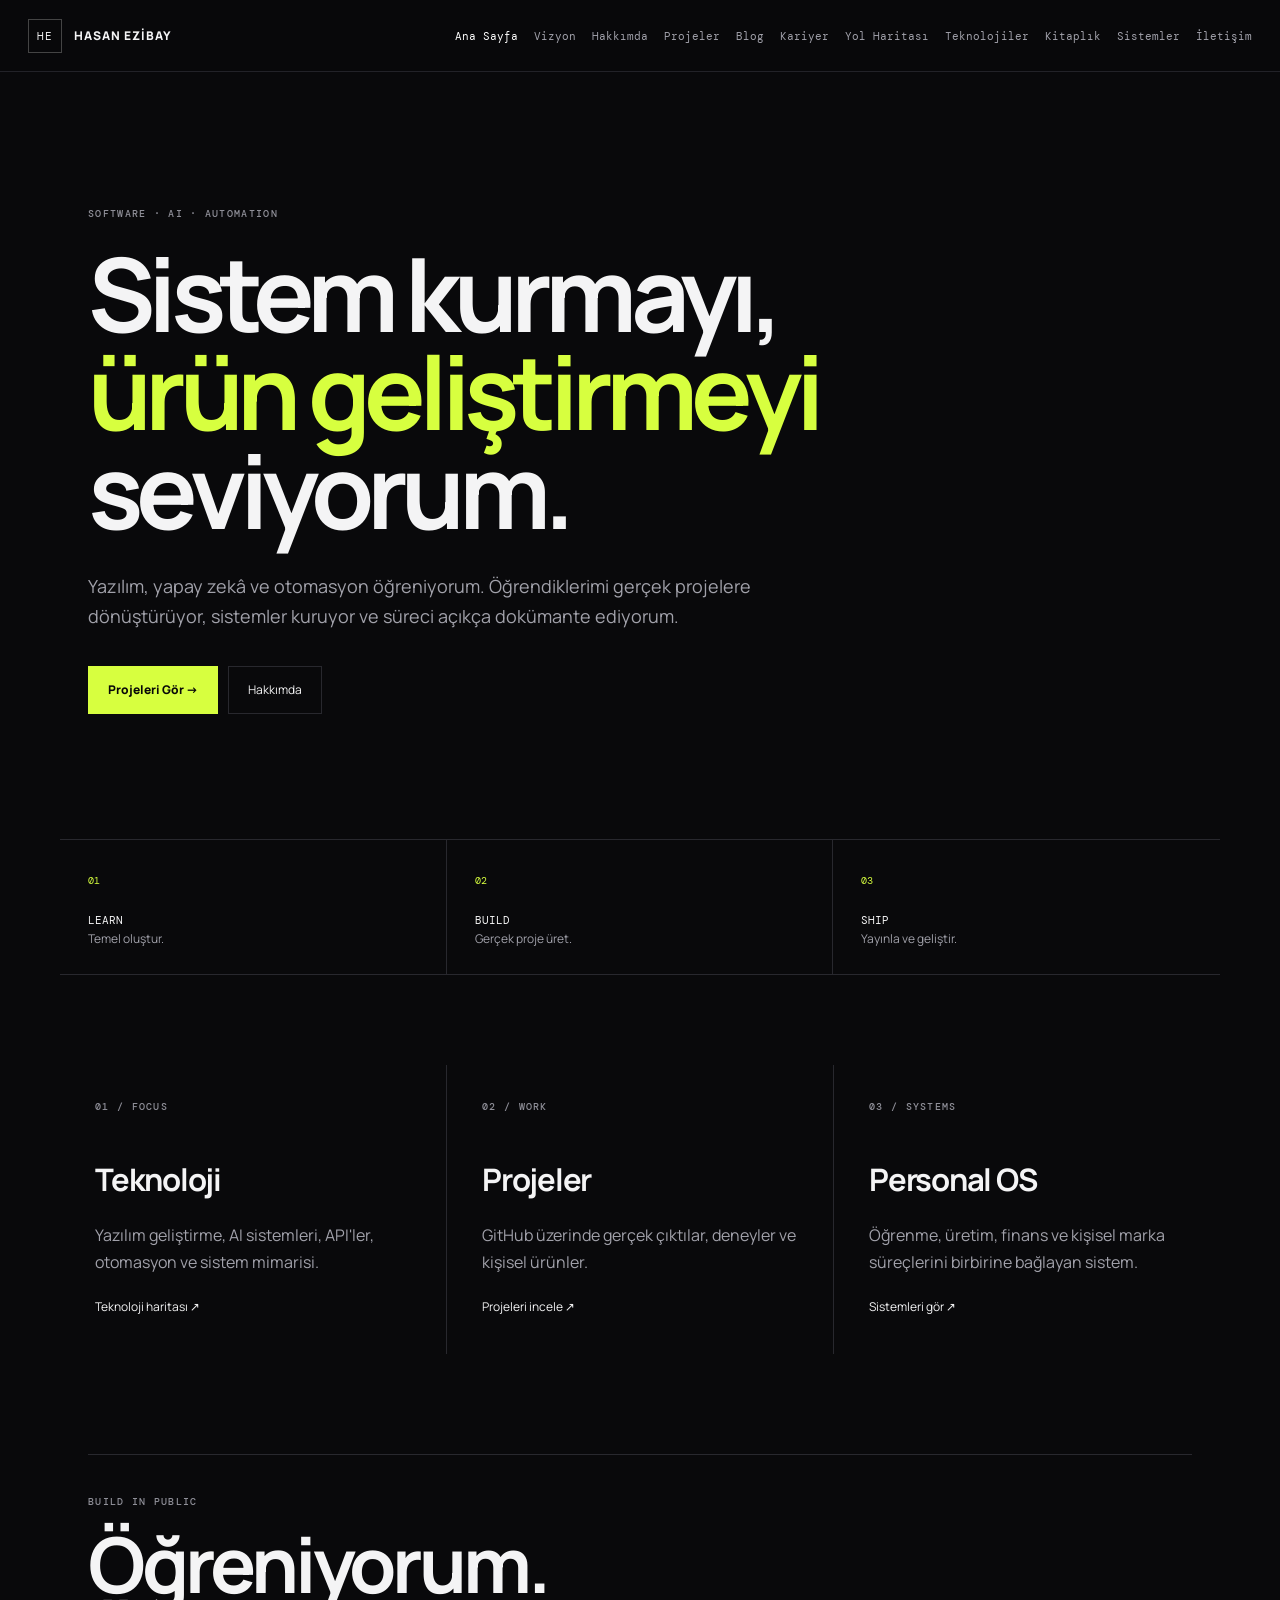
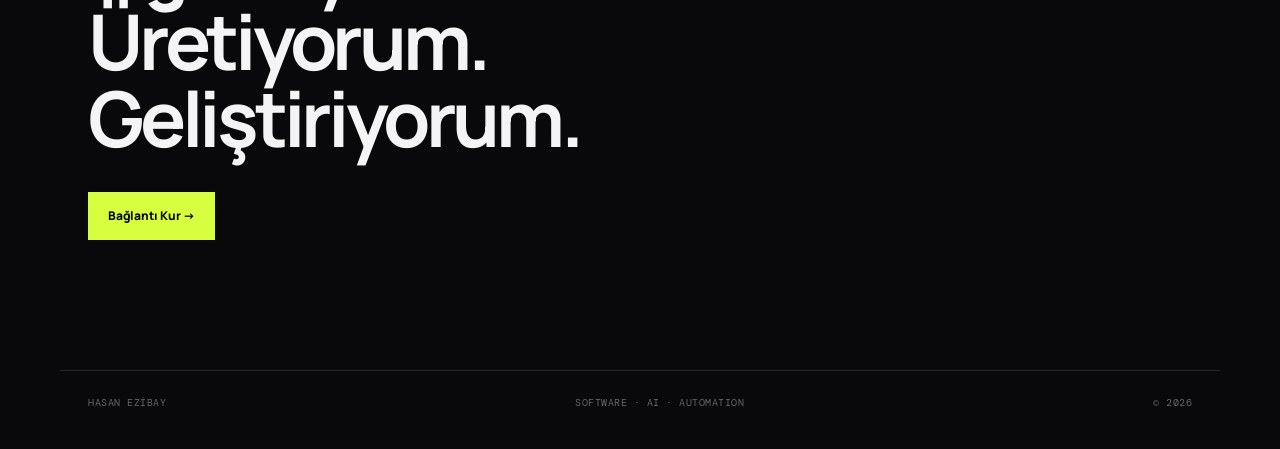
<file: index.html>
<!doctype html>
<html lang="tr">
<head>
<meta charset="utf-8">
<meta name="viewport" content="width=device-width,initial-scale=1">
<meta name="description" content="Hasan Ezibay — yazılım, yapay zekâ, otomasyon ve ürün geliştirme.">
<title>Ana Sayfa | Hasan Ezibay</title>
<link rel="preconnect" href="https://fonts.googleapis.com">
<link rel="preconnect" href="https://fonts.gstatic.com" crossorigin>
<link href="https://fonts.googleapis.com/css2?family=DM+Mono:wght@400;500&family=Manrope:wght@400;500;600;700;800&display=swap" rel="stylesheet">
<link rel="stylesheet" href="style.css">
</head>
<body>
<header class="site-header">
  <a class="brand" href="index.html"><span>HE</span> HASAN EZİBAY</a>
  <button class="menu-btn" aria-label="Menüyü aç/kapat">☰</button>
  <nav class="nav">
    <a href="index.html">Ana Sayfa</a><a href="vision.html">Vizyon</a>
    <a href="about.html">Hakkımda</a>
    <a href="projects.html">Projeler</a>
    <a href="blog.html">Blog</a>
    <a href="career.html">Kariyer</a>
    <a href="roadmap.html">Yol Haritası</a>
    <a href="tech.html">Teknolojiler</a>
    <a href="books.html">Kitaplık</a>
    <a href="systems.html">Sistemler</a>
    <a href="contact.html">İletişim</a>
  </nav>
</header>
<main>
<section class="hero">
  <div class="eyebrow">SOFTWARE · AI · AUTOMATION</div>
  <h1>Sistem kurmayı,<br><em>ürün geliştirmeyi</em><br>seviyorum.</h1>
  <p class="hero-copy">Yazılım, yapay zekâ ve otomasyon öğreniyorum. Öğrendiklerimi gerçek projelere dönüştürüyor, sistemler kuruyor ve süreci açıkça dokümante ediyorum.</p>
  <div class="actions">
    <a class="btn primary" href="projects.html">Projeleri Gör →</a>
    <a class="btn" href="about.html">Hakkımda</a>
  </div>
</section>
<section class="strip">
  <div><span>01</span><b>LEARN</b><p>Temel oluştur.</p></div>
  <div><span>02</span><b>BUILD</b><p>Gerçek proje üret.</p></div>
  <div><span>03</span><b>SHIP</b><p>Yayınla ve geliştir.</p></div>
</section>
<section class="home-grid">
  <article><div class="eyebrow">01 / FOCUS</div><h2>Teknoloji</h2><p>Yazılım geliştirme, AI sistemleri, API'ler, otomasyon ve sistem mimarisi.</p><a href="tech.html">Teknoloji haritası ↗</a></article>
  <article><div class="eyebrow">02 / WORK</div><h2>Projeler</h2><p>GitHub üzerinde gerçek çıktılar, deneyler ve kişisel ürünler.</p><a href="projects.html">Projeleri incele ↗</a></article>
  <article><div class="eyebrow">03 / SYSTEMS</div><h2>Personal OS</h2><p>Öğrenme, üretim, finans ve kişisel marka süreçlerini birbirine bağlayan sistem.</p><a href="systems.html">Sistemleri gör ↗</a></article>
</section>
<section class="cta"><div class="eyebrow">BUILD IN PUBLIC</div><h2>Öğreniyorum.<br>Üretiyorum.<br>Geliştiriyorum.</h2><a class="btn primary" href="contact.html">Bağlantı Kur →</a></section>
</main>
<footer class="footer">
  <div>HASAN EZİBAY</div>
  <div>SOFTWARE · AI · AUTOMATION</div>
  <div>© <span id="year"></span></div>
</footer>
<script src="script.js"></script>
</body>
</html>
</file>
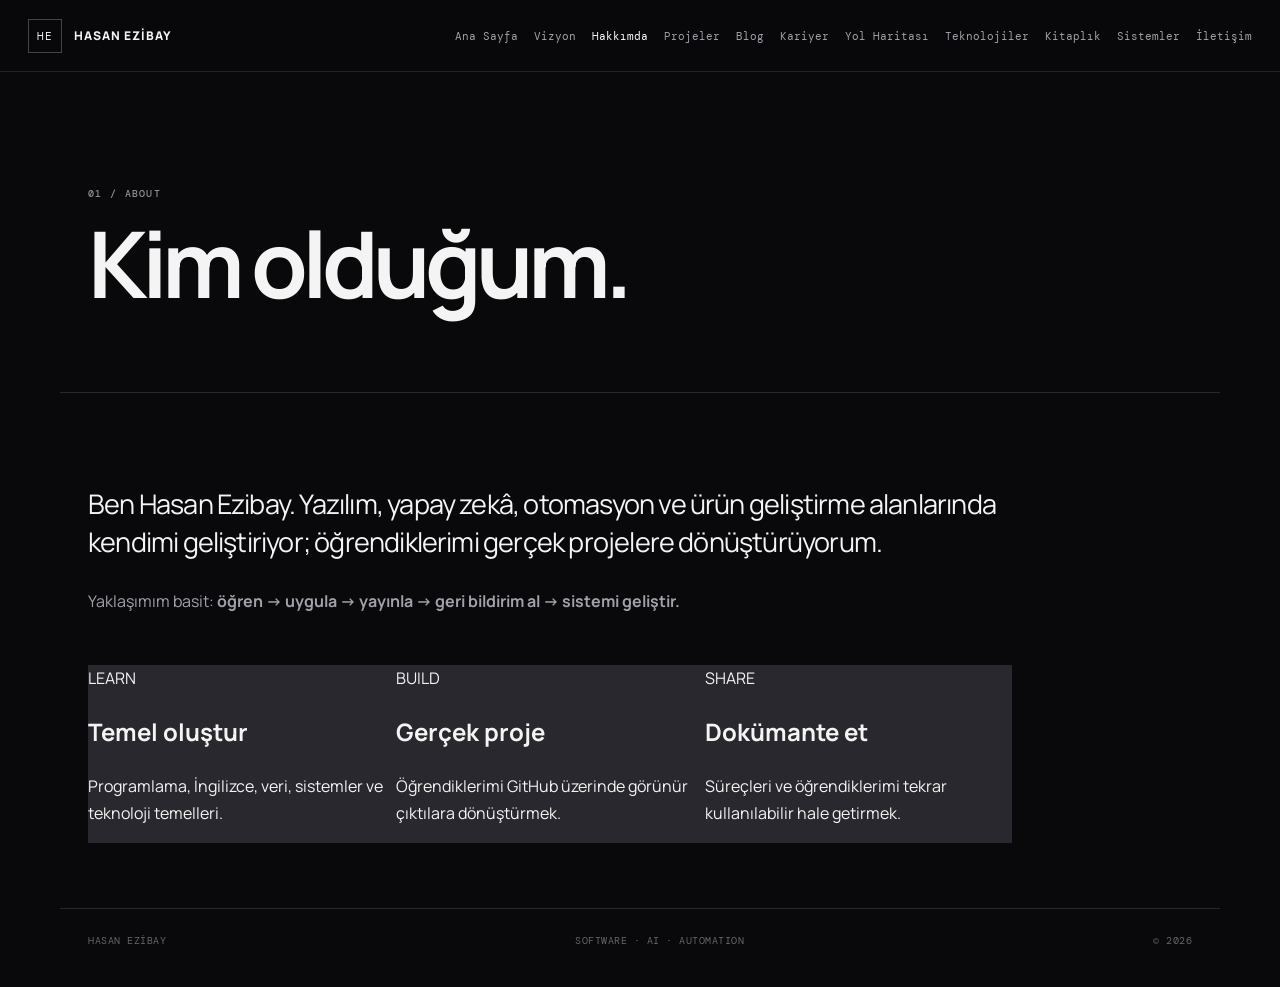
<file: about.html>
<!doctype html>
<html lang="tr">
<head>
<meta charset="utf-8">
<meta name="viewport" content="width=device-width,initial-scale=1">
<meta name="description" content="Hasan Ezibay — yazılım, yapay zekâ, otomasyon ve ürün geliştirme.">
<title>Hakkımda | Hasan Ezibay</title>
<link rel="preconnect" href="https://fonts.googleapis.com">
<link rel="preconnect" href="https://fonts.gstatic.com" crossorigin>
<link href="https://fonts.googleapis.com/css2?family=DM+Mono:wght@400;500&family=Manrope:wght@400;500;600;700;800&display=swap" rel="stylesheet">
<link rel="stylesheet" href="style.css">
</head>
<body>
<header class="site-header">
  <a class="brand" href="index.html"><span>HE</span> HASAN EZİBAY</a>
  <button class="menu-btn" aria-label="Menüyü aç/kapat">☰</button>
  <nav class="nav">
    <a href="index.html">Ana Sayfa</a><a href="vision.html">Vizyon</a>
    <a href="about.html">Hakkımda</a>
    <a href="projects.html">Projeler</a>
    <a href="blog.html">Blog</a>
    <a href="career.html">Kariyer</a>
    <a href="roadmap.html">Yol Haritası</a>
    <a href="tech.html">Teknolojiler</a>
    <a href="books.html">Kitaplık</a>
    <a href="systems.html">Sistemler</a>
    <a href="contact.html">İletişim</a>
  </nav>
</header>
<main>
<section class="page-head"><div class="eyebrow">01 / ABOUT</div><h1>Kim olduğum.</h1></section>
<section class="prose"><p class="lead">Ben Hasan Ezibay. Yazılım, yapay zekâ, otomasyon ve ürün geliştirme alanlarında kendimi geliştiriyor; öğrendiklerimi gerçek projelere dönüştürüyorum.</p>
<p>Yaklaşımım basit: <strong>öğren → uygula → yayınla → geri bildirim al → sistemi geliştir.</strong></p>
<div class="cards three">
<article><span>LEARN</span><h2>Temel oluştur</h2><p>Programlama, İngilizce, veri, sistemler ve teknoloji temelleri.</p></article>
<article><span>BUILD</span><h2>Gerçek proje</h2><p>Öğrendiklerimi GitHub üzerinde görünür çıktılara dönüştürmek.</p></article>
<article><span>SHARE</span><h2>Dokümante et</h2><p>Süreçleri ve öğrendiklerimi tekrar kullanılabilir hale getirmek.</p></article>
</div></section>
</main>
<footer class="footer">
  <div>HASAN EZİBAY</div>
  <div>SOFTWARE · AI · AUTOMATION</div>
  <div>© <span id="year"></span></div>
</footer>
<script src="script.js"></script>
</body>
</html>
</file>
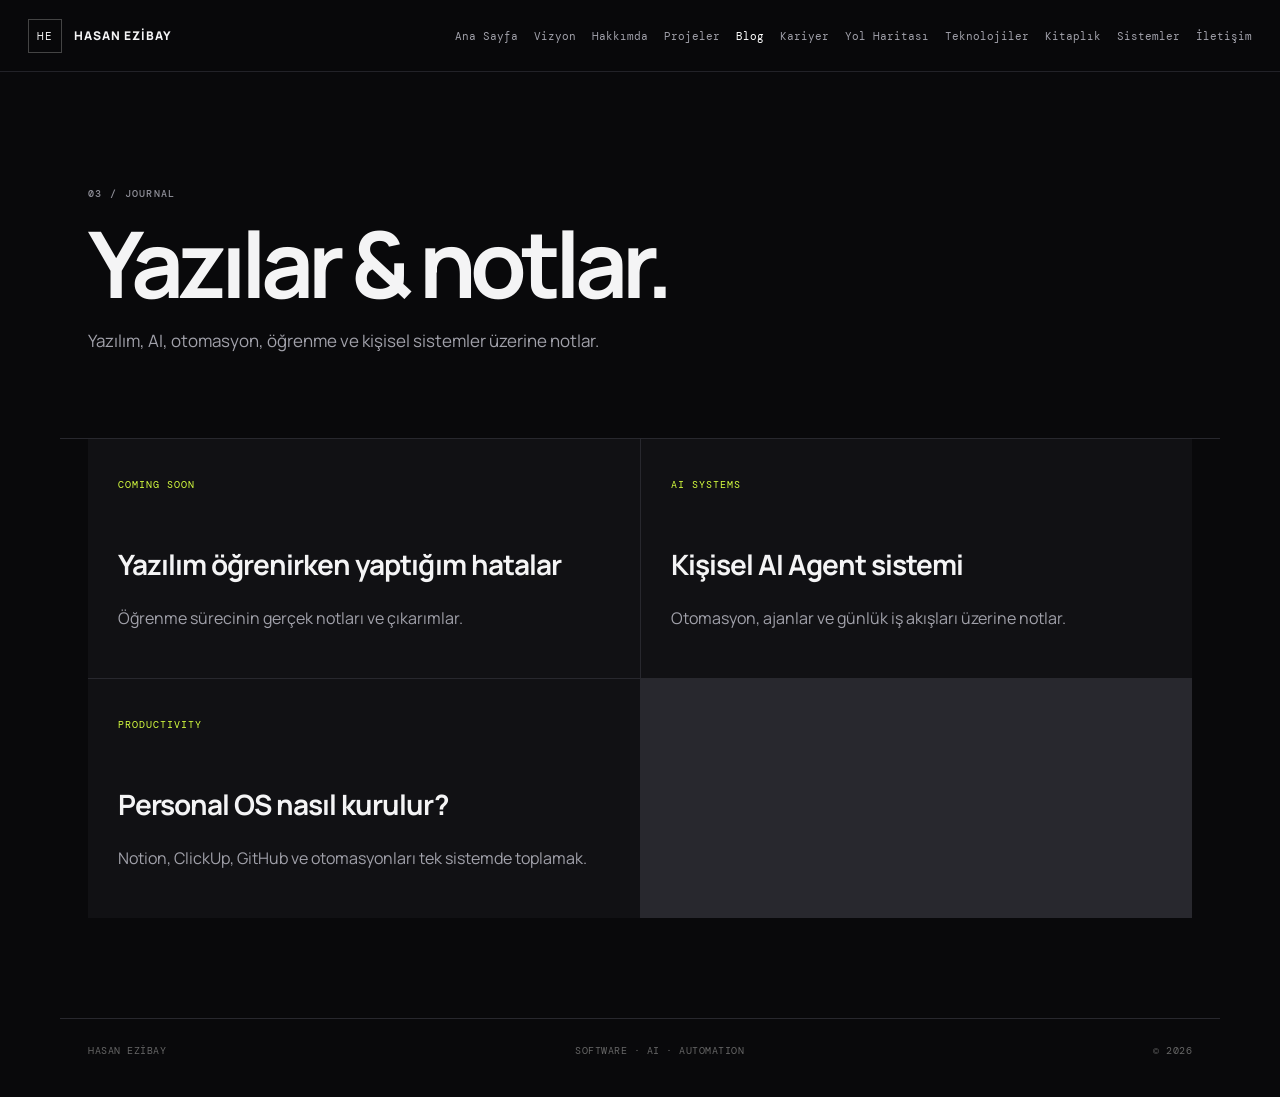
<file: blog.html>
<!doctype html>
<html lang="tr">
<head>
<meta charset="utf-8">
<meta name="viewport" content="width=device-width,initial-scale=1">
<meta name="description" content="Hasan Ezibay — yazılım, yapay zekâ, otomasyon ve ürün geliştirme.">
<title>Blog | Hasan Ezibay</title>
<link rel="preconnect" href="https://fonts.googleapis.com">
<link rel="preconnect" href="https://fonts.gstatic.com" crossorigin>
<link href="https://fonts.googleapis.com/css2?family=DM+Mono:wght@400;500&family=Manrope:wght@400;500;600;700;800&display=swap" rel="stylesheet">
<link rel="stylesheet" href="style.css">
</head>
<body>
<header class="site-header">
  <a class="brand" href="index.html"><span>HE</span> HASAN EZİBAY</a>
  <button class="menu-btn" aria-label="Menüyü aç/kapat">☰</button>
  <nav class="nav">
    <a href="index.html">Ana Sayfa</a><a href="vision.html">Vizyon</a>
    <a href="about.html">Hakkımda</a>
    <a href="projects.html">Projeler</a>
    <a href="blog.html">Blog</a>
    <a href="career.html">Kariyer</a>
    <a href="roadmap.html">Yol Haritası</a>
    <a href="tech.html">Teknolojiler</a>
    <a href="books.html">Kitaplık</a>
    <a href="systems.html">Sistemler</a>
    <a href="contact.html">İletişim</a>
  </nav>
</header>
<main>
<section class="page-head"><div class="eyebrow">03 / JOURNAL</div><h1>Yazılar & notlar.</h1><p>Yazılım, AI, otomasyon, öğrenme ve kişisel sistemler üzerine notlar.</p></section>
<section class="cards">
<article class="card"><span>COMING SOON</span><h2>Yazılım öğrenirken yaptığım hatalar</h2><p>Öğrenme sürecinin gerçek notları ve çıkarımlar.</p></article>
<article class="card"><span>AI SYSTEMS</span><h2>Kişisel AI Agent sistemi</h2><p>Otomasyon, ajanlar ve günlük iş akışları üzerine notlar.</p></article>
<article class="card"><span>PRODUCTIVITY</span><h2>Personal OS nasıl kurulur?</h2><p>Notion, ClickUp, GitHub ve otomasyonları tek sistemde toplamak.</p></article>
</section>
</main>
<footer class="footer">
  <div>HASAN EZİBAY</div>
  <div>SOFTWARE · AI · AUTOMATION</div>
  <div>© <span id="year"></span></div>
</footer>
<script src="script.js"></script>
</body>
</html>
</file>
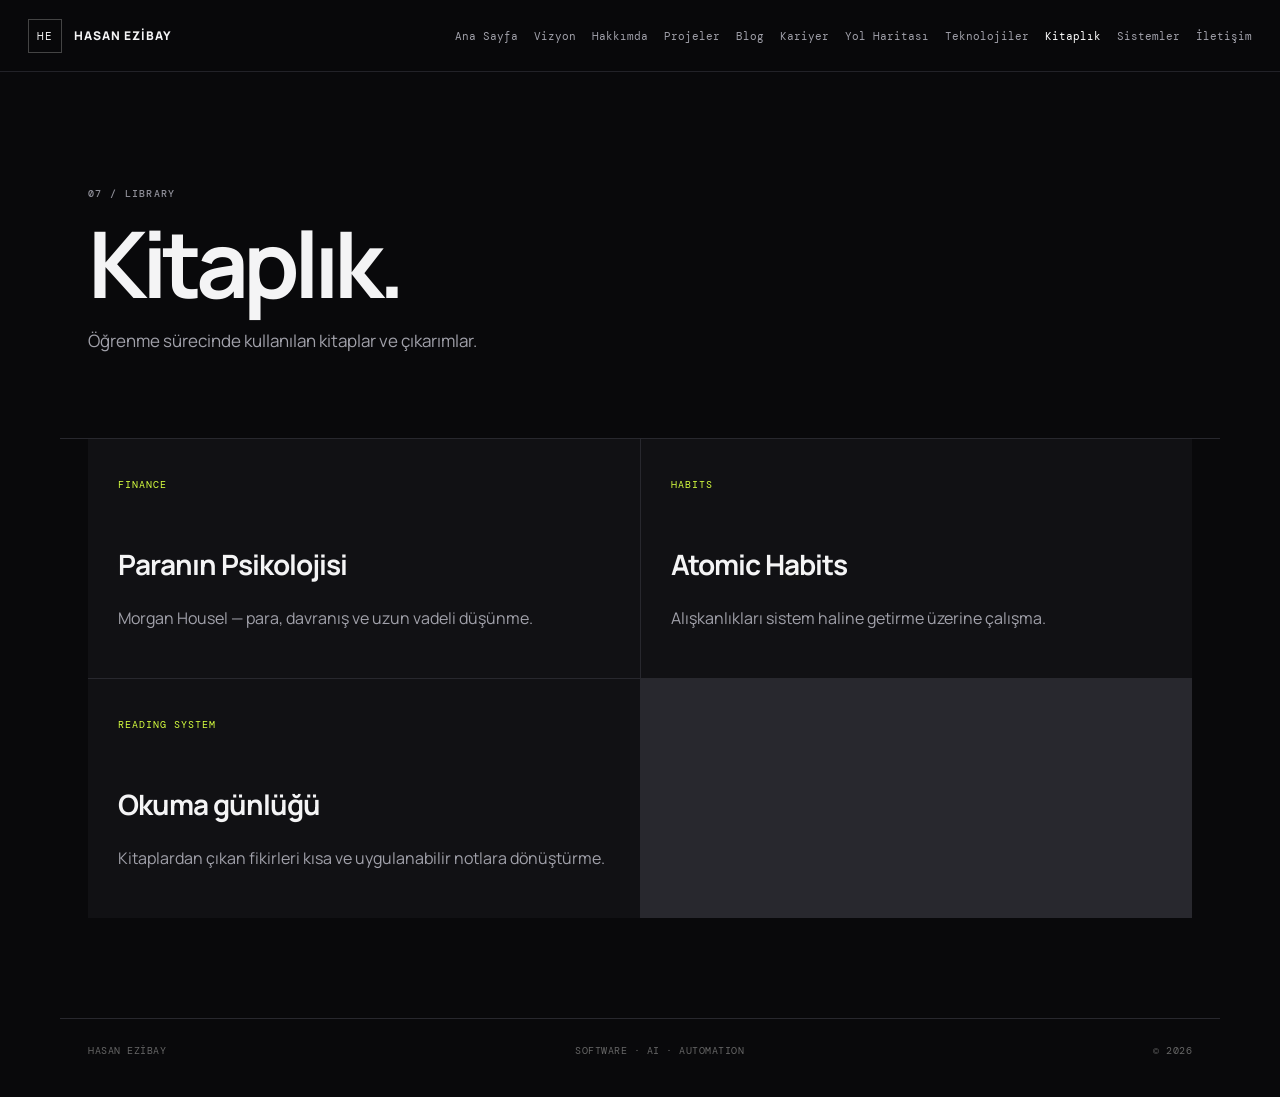
<file: books.html>
<!doctype html>
<html lang="tr">
<head>
<meta charset="utf-8">
<meta name="viewport" content="width=device-width,initial-scale=1">
<meta name="description" content="Hasan Ezibay — yazılım, yapay zekâ, otomasyon ve ürün geliştirme.">
<title>Kitaplık | Hasan Ezibay</title>
<link rel="preconnect" href="https://fonts.googleapis.com">
<link rel="preconnect" href="https://fonts.gstatic.com" crossorigin>
<link href="https://fonts.googleapis.com/css2?family=DM+Mono:wght@400;500&family=Manrope:wght@400;500;600;700;800&display=swap" rel="stylesheet">
<link rel="stylesheet" href="style.css">
</head>
<body>
<header class="site-header">
  <a class="brand" href="index.html"><span>HE</span> HASAN EZİBAY</a>
  <button class="menu-btn" aria-label="Menüyü aç/kapat">☰</button>
  <nav class="nav">
    <a href="index.html">Ana Sayfa</a><a href="vision.html">Vizyon</a>
    <a href="about.html">Hakkımda</a>
    <a href="projects.html">Projeler</a>
    <a href="blog.html">Blog</a>
    <a href="career.html">Kariyer</a>
    <a href="roadmap.html">Yol Haritası</a>
    <a href="tech.html">Teknolojiler</a>
    <a href="books.html">Kitaplık</a>
    <a href="systems.html">Sistemler</a>
    <a href="contact.html">İletişim</a>
  </nav>
</header>
<main>
<section class="page-head"><div class="eyebrow">07 / LIBRARY</div><h1>Kitaplık.</h1><p>Öğrenme sürecinde kullanılan kitaplar ve çıkarımlar.</p></section>
<section class="cards">
<article class="card"><span>FINANCE</span><h2>Paranın Psikolojisi</h2><p>Morgan Housel — para, davranış ve uzun vadeli düşünme.</p></article>
<article class="card"><span>HABITS</span><h2>Atomic Habits</h2><p>Alışkanlıkları sistem haline getirme üzerine çalışma.</p></article>
<article class="card"><span>READING SYSTEM</span><h2>Okuma günlüğü</h2><p>Kitaplardan çıkan fikirleri kısa ve uygulanabilir notlara dönüştürme.</p></article>
</section>
</main>
<footer class="footer">
  <div>HASAN EZİBAY</div>
  <div>SOFTWARE · AI · AUTOMATION</div>
  <div>© <span id="year"></span></div>
</footer>
<script src="script.js"></script>
</body>
</html>
</file>
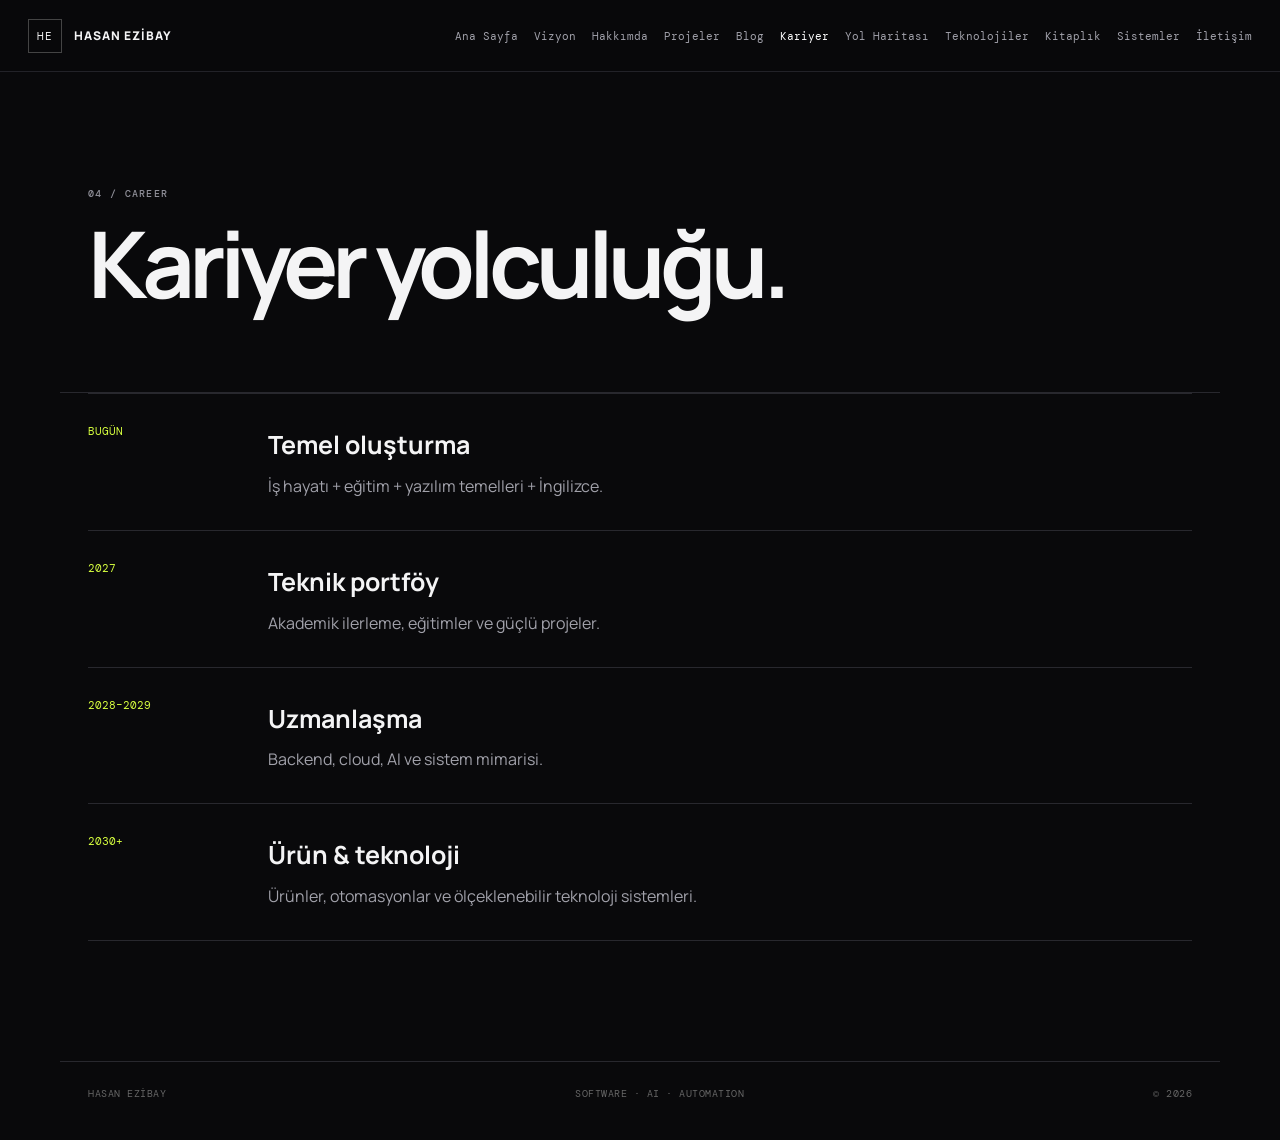
<file: career.html>
<!doctype html>
<html lang="tr">
<head>
<meta charset="utf-8">
<meta name="viewport" content="width=device-width,initial-scale=1">
<meta name="description" content="Hasan Ezibay — yazılım, yapay zekâ, otomasyon ve ürün geliştirme.">
<title>Kariyer | Hasan Ezibay</title>
<link rel="preconnect" href="https://fonts.googleapis.com">
<link rel="preconnect" href="https://fonts.gstatic.com" crossorigin>
<link href="https://fonts.googleapis.com/css2?family=DM+Mono:wght@400;500&family=Manrope:wght@400;500;600;700;800&display=swap" rel="stylesheet">
<link rel="stylesheet" href="style.css">
</head>
<body>
<header class="site-header">
  <a class="brand" href="index.html"><span>HE</span> HASAN EZİBAY</a>
  <button class="menu-btn" aria-label="Menüyü aç/kapat">☰</button>
  <nav class="nav">
    <a href="index.html">Ana Sayfa</a><a href="vision.html">Vizyon</a>
    <a href="about.html">Hakkımda</a>
    <a href="projects.html">Projeler</a>
    <a href="blog.html">Blog</a>
    <a href="career.html">Kariyer</a>
    <a href="roadmap.html">Yol Haritası</a>
    <a href="tech.html">Teknolojiler</a>
    <a href="books.html">Kitaplık</a>
    <a href="systems.html">Sistemler</a>
    <a href="contact.html">İletişim</a>
  </nav>
</header>
<main>
<section class="page-head"><div class="eyebrow">04 / CAREER</div><h1>Kariyer yolculuğu.</h1></section>
<section class="timeline">
<div><b>BUGÜN</b><section><h2>Temel oluşturma</h2><p>İş hayatı + eğitim + yazılım temelleri + İngilizce.</p></section></div>
<div><b>2027</b><section><h2>Teknik portföy</h2><p>Akademik ilerleme, eğitimler ve güçlü projeler.</p></section></div>
<div><b>2028–2029</b><section><h2>Uzmanlaşma</h2><p>Backend, cloud, AI ve sistem mimarisi.</p></section></div>
<div><b>2030+</b><section><h2>Ürün & teknoloji</h2><p>Ürünler, otomasyonlar ve ölçeklenebilir teknoloji sistemleri.</p></section></div>
</section>
</main>
<footer class="footer">
  <div>HASAN EZİBAY</div>
  <div>SOFTWARE · AI · AUTOMATION</div>
  <div>© <span id="year"></span></div>
</footer>
<script src="script.js"></script>
</body>
</html>
</file>
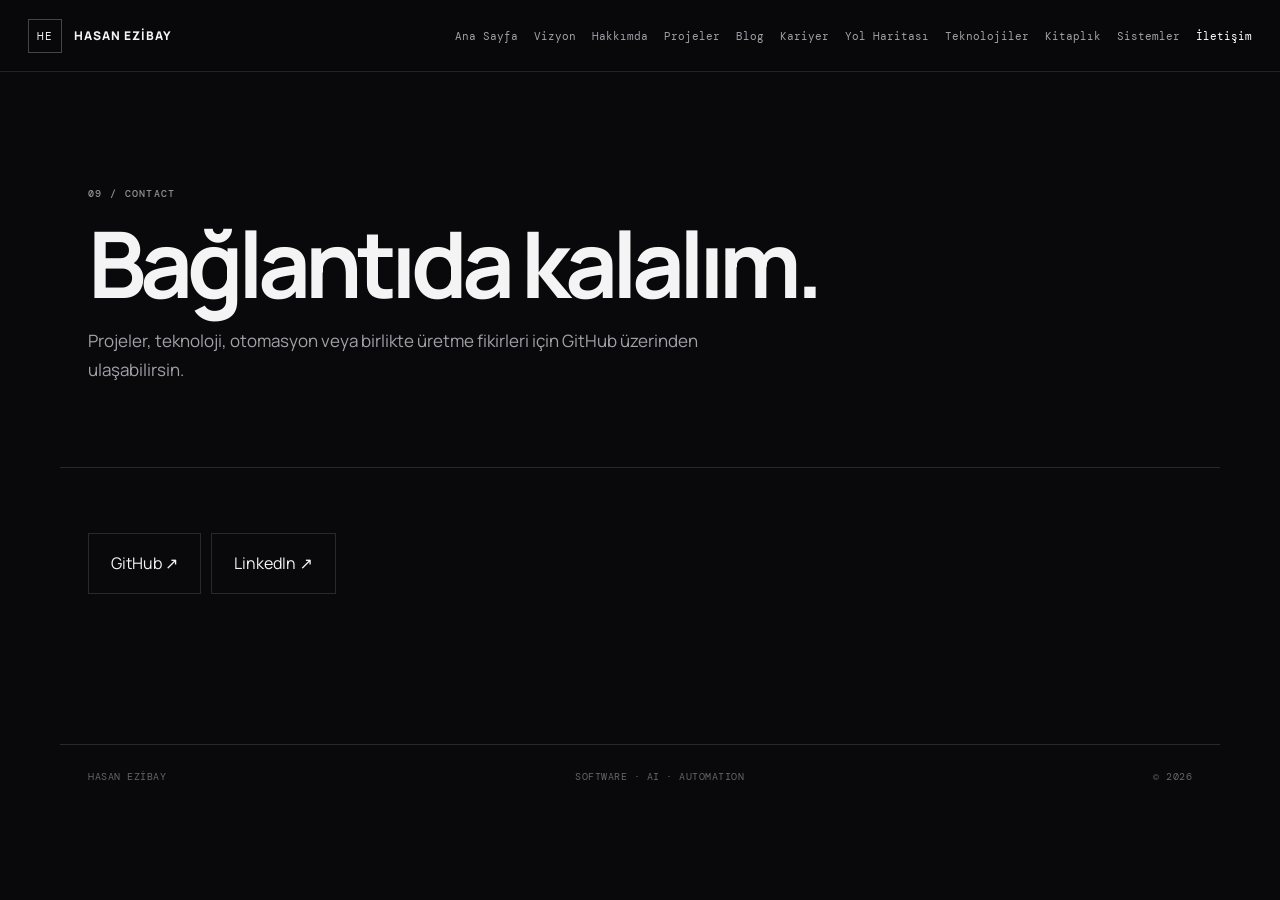
<file: contact.html>
<!doctype html>
<html lang="tr">
<head>
<meta charset="utf-8">
<meta name="viewport" content="width=device-width,initial-scale=1">
<meta name="description" content="Hasan Ezibay — yazılım, yapay zekâ, otomasyon ve ürün geliştirme.">
<title>İletişim | Hasan Ezibay</title>
<link rel="preconnect" href="https://fonts.googleapis.com">
<link rel="preconnect" href="https://fonts.gstatic.com" crossorigin>
<link href="https://fonts.googleapis.com/css2?family=DM+Mono:wght@400;500&family=Manrope:wght@400;500;600;700;800&display=swap" rel="stylesheet">
<link rel="stylesheet" href="style.css">
</head>
<body>
<header class="site-header">
  <a class="brand" href="index.html"><span>HE</span> HASAN EZİBAY</a>
  <button class="menu-btn" aria-label="Menüyü aç/kapat">☰</button>
  <nav class="nav">
    <a href="index.html">Ana Sayfa</a><a href="vision.html">Vizyon</a>
    <a href="about.html">Hakkımda</a>
    <a href="projects.html">Projeler</a>
    <a href="blog.html">Blog</a>
    <a href="career.html">Kariyer</a>
    <a href="roadmap.html">Yol Haritası</a>
    <a href="tech.html">Teknolojiler</a>
    <a href="books.html">Kitaplık</a>
    <a href="systems.html">Sistemler</a>
    <a href="contact.html">İletişim</a>
  </nav>
</header>
<main>
<section class="page-head"><div class="eyebrow">09 / CONTACT</div><h1>Bağlantıda kalalım.</h1><p>Projeler, teknoloji, otomasyon veya birlikte üretme fikirleri için GitHub üzerinden ulaşabilirsin.</p></section>
<section class="contact-box"><a href="https://github.com/hasanezibay">GitHub ↗</a><a href="https://www.linkedin.com/">LinkedIn ↗</a></section>
</main>
<footer class="footer">
  <div>HASAN EZİBAY</div>
  <div>SOFTWARE · AI · AUTOMATION</div>
  <div>© <span id="year"></span></div>
</footer>
<script src="script.js"></script>
</body>
</html>
</file>
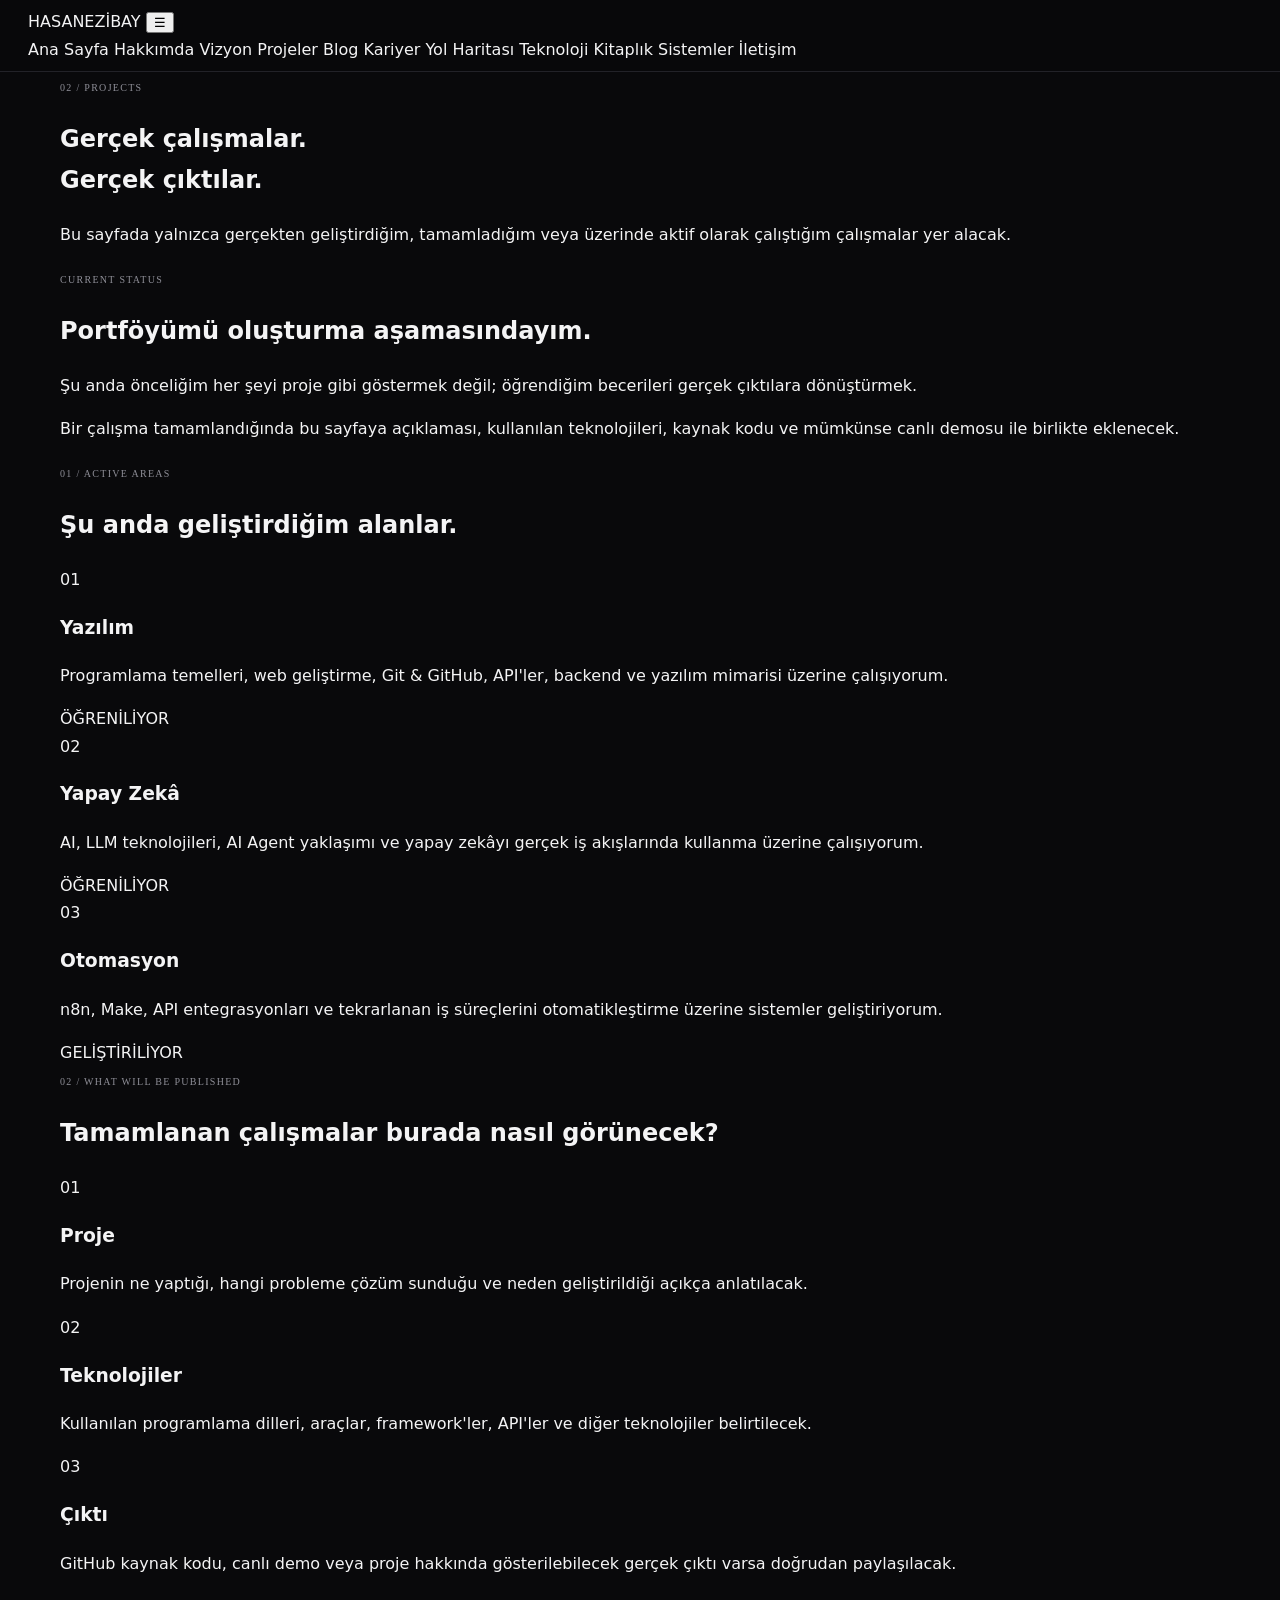
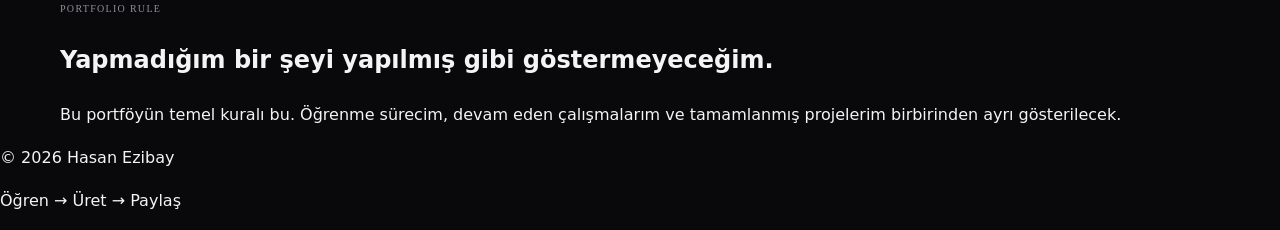
<file: projects.html>
<!DOCTYPE html>
<html lang="tr">
<head>
    <meta charset="UTF-8">
    <meta name="viewport" content="width=device-width, initial-scale=1.0">
    <title>Projeler | Hasan Ezibay</title>
    <meta name="description" content="Hasan Ezibay'ın geliştirdiği, üzerinde çalıştığı ve gelecekte yayınlamayı planladığı gerçek çalışmalar.">
    <link rel="stylesheet" href="style.css">
</head>

<body>

<header class="site-header">
    <div class="container nav-container">
        <a href="index.html" class="logo">HASAN<span>EZİBAY</span></a>

        <button class="menu-toggle" aria-label="Menüyü aç">☰</button>

        <nav class="main-nav">
            <a href="index.html">Ana Sayfa</a>
            <a href="about.html">Hakkımda</a>
            <a href="vision.html">Vizyon</a>
            <a href="projects.html" class="active">Projeler</a>
            <a href="blog.html">Blog</a>
            <a href="career.html">Kariyer</a>
            <a href="roadmap.html">Yol Haritası</a>
            <a href="tech.html">Teknoloji</a>
            <a href="books.html">Kitaplık</a>
            <a href="systems.html">Sistemler</a>
            <a href="contact.html">İletişim</a>
        </nav>
    </div>
</header>

<main>

    <section class="page-hero">
        <div class="container">
            <span class="eyebrow">02 / PROJECTS</span>

            <h1>
                Gerçek çalışmalar.<br>
                Gerçek çıktılar.
            </h1>

            <p>
                Bu sayfada yalnızca gerçekten geliştirdiğim,
                tamamladığım veya üzerinde aktif olarak çalıştığım
                çalışmalar yer alacak.
            </p>
        </div>
    </section>

    <section class="content-section">
        <div class="container">

            <div class="empty-state">
                <span class="eyebrow">CURRENT STATUS</span>

                <h2>
                    Portföyümü oluşturma aşamasındayım.
                </h2>

                <p>
                    Şu anda önceliğim her şeyi proje gibi göstermek değil;
                    öğrendiğim becerileri gerçek çıktılara dönüştürmek.
                </p>

                <p>
                    Bir çalışma tamamlandığında bu sayfaya açıklaması,
                    kullanılan teknolojileri, kaynak kodu ve mümkünse
                    canlı demosu ile birlikte eklenecek.
                </p>
            </div>

            <div class="section-heading">
                <span class="eyebrow">01 / ACTIVE AREAS</span>
                <h2>Şu anda geliştirdiğim alanlar.</h2>
            </div>

            <div class="grid-3">

                <article class="info-card">
                    <span class="card-number">01</span>
                    <h3>Yazılım</h3>
                    <p>
                        Programlama temelleri, web geliştirme,
                        Git & GitHub, API'ler, backend ve yazılım
                        mimarisi üzerine çalışıyorum.
                    </p>
                    <span class="status-label">ÖĞRENİLİYOR</span>
                </article>

                <article class="info-card">
                    <span class="card-number">02</span>
                    <h3>Yapay Zekâ</h3>
                    <p>
                        AI, LLM teknolojileri, AI Agent yaklaşımı
                        ve yapay zekâyı gerçek iş akışlarında
                        kullanma üzerine çalışıyorum.
                    </p>
                    <span class="status-label">ÖĞRENİLİYOR</span>
                </article>

                <article class="info-card">
                    <span class="card-number">03</span>
                    <h3>Otomasyon</h3>
                    <p>
                        n8n, Make, API entegrasyonları ve tekrarlanan
                        iş süreçlerini otomatikleştirme üzerine
                        sistemler geliştiriyorum.
                    </p>
                    <span class="status-label">GELİŞTİRİLİYOR</span>
                </article>

            </div>

            <div class="section-heading">
                <span class="eyebrow">02 / WHAT WILL BE PUBLISHED</span>
                <h2>Tamamlanan çalışmalar burada nasıl görünecek?</h2>
            </div>

            <div class="grid-3">

                <article class="info-card">
                    <span class="card-number">01</span>
                    <h3>Proje</h3>
                    <p>
                        Projenin ne yaptığı, hangi probleme çözüm
                        sunduğu ve neden geliştirildiği açıkça
                        anlatılacak.
                    </p>
                </article>

                <article class="info-card">
                    <span class="card-number">02</span>
                    <h3>Teknolojiler</h3>
                    <p>
                        Kullanılan programlama dilleri, araçlar,
                        framework'ler, API'ler ve diğer teknolojiler
                        belirtilecek.
                    </p>
                </article>

                <article class="info-card">
                    <span class="card-number">03</span>
                    <h3>Çıktı</h3>
                    <p>
                        GitHub kaynak kodu, canlı demo veya proje
                        hakkında gösterilebilecek gerçek çıktı
                        varsa doğrudan paylaşılacak.
                    </p>
                </article>

            </div>

            <div class="empty-state">
                <span class="eyebrow">PORTFOLIO RULE</span>

                <h2>
                    Yapmadığım bir şeyi yapılmış gibi göstermeyeceğim.
                </h2>

                <p>
                    Bu portföyün temel kuralı bu. Öğrenme sürecim,
                    devam eden çalışmalarım ve tamamlanmış projelerim
                    birbirinden ayrı gösterilecek.
                </p>
            </div>

        </div>
    </section>

</main>

<footer class="site-footer">
    <div class="container footer-inner">
        <p>© <span id="year"></span> Hasan Ezibay</p>
        <p>Öğren → Üret → Paylaş</p>
    </div>
</footer>

<script src="script.js"></script>
</body>
</html>
</file>
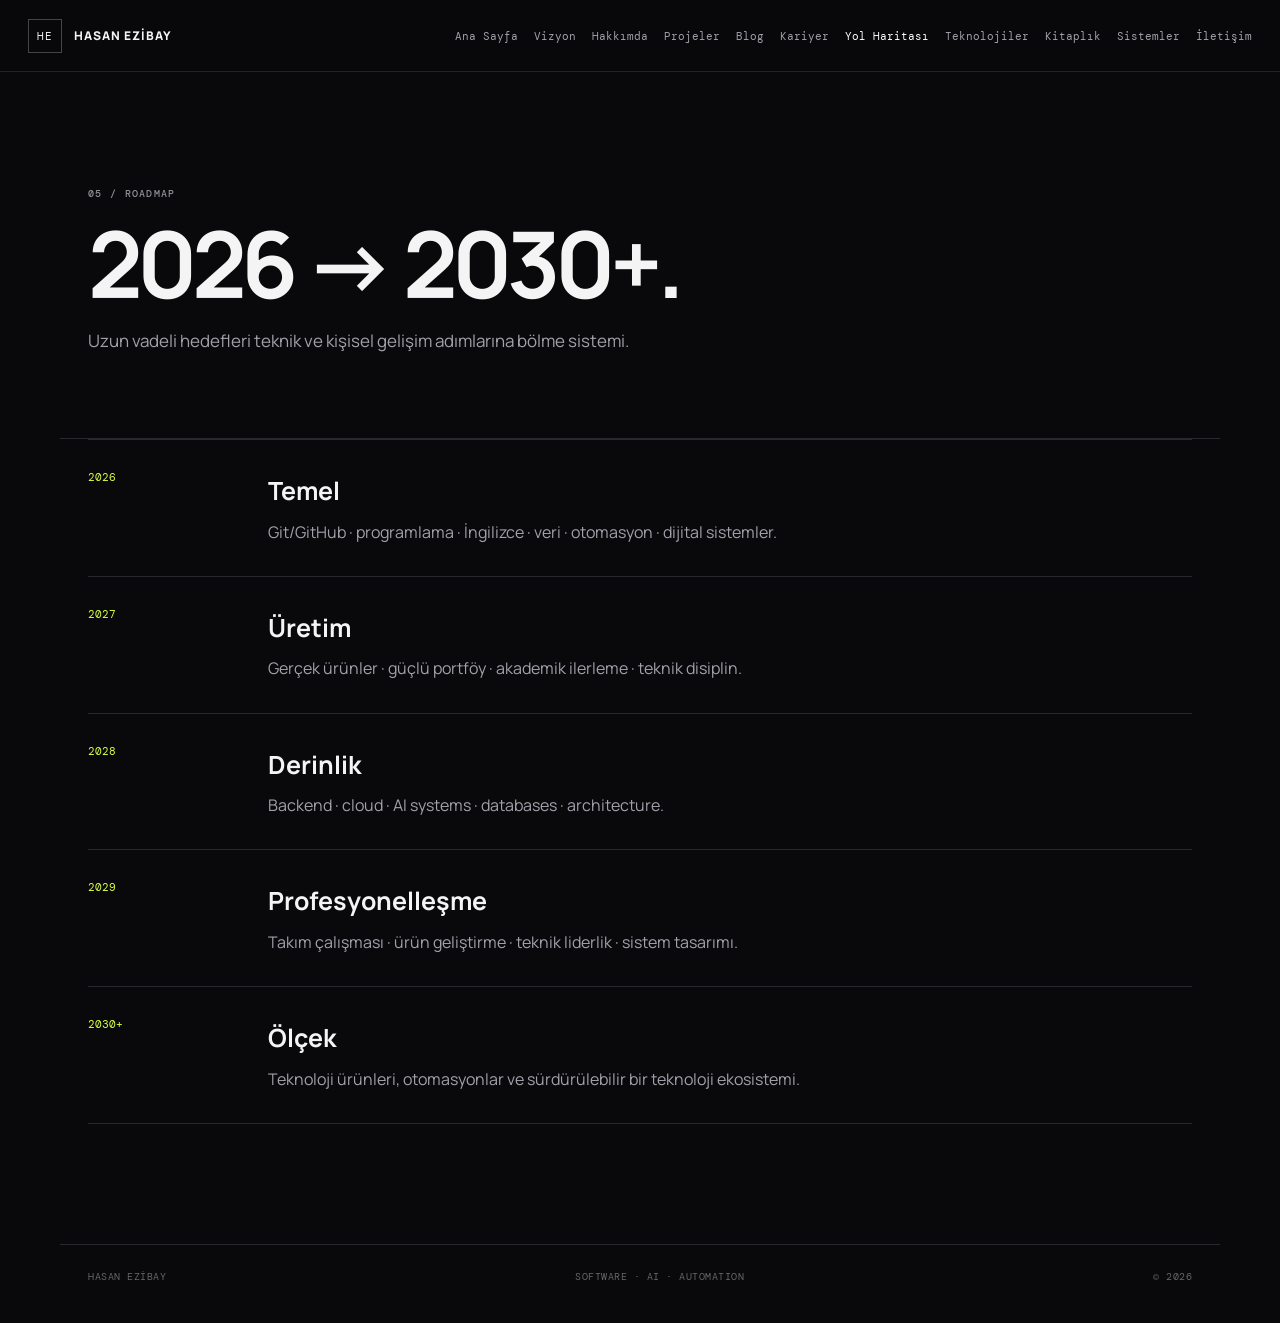
<file: roadmap.html>
<!doctype html>
<html lang="tr">
<head>
<meta charset="utf-8">
<meta name="viewport" content="width=device-width,initial-scale=1">
<meta name="description" content="Hasan Ezibay — yazılım, yapay zekâ, otomasyon ve ürün geliştirme.">
<title>Yol Haritası | Hasan Ezibay</title>
<link rel="preconnect" href="https://fonts.googleapis.com">
<link rel="preconnect" href="https://fonts.gstatic.com" crossorigin>
<link href="https://fonts.googleapis.com/css2?family=DM+Mono:wght@400;500&family=Manrope:wght@400;500;600;700;800&display=swap" rel="stylesheet">
<link rel="stylesheet" href="style.css">
</head>
<body>
<header class="site-header">
  <a class="brand" href="index.html"><span>HE</span> HASAN EZİBAY</a>
  <button class="menu-btn" aria-label="Menüyü aç/kapat">☰</button>
  <nav class="nav">
    <a href="index.html">Ana Sayfa</a><a href="vision.html">Vizyon</a>
    <a href="about.html">Hakkımda</a>
    <a href="projects.html">Projeler</a>
    <a href="blog.html">Blog</a>
    <a href="career.html">Kariyer</a>
    <a href="roadmap.html">Yol Haritası</a>
    <a href="tech.html">Teknolojiler</a>
    <a href="books.html">Kitaplık</a>
    <a href="systems.html">Sistemler</a>
    <a href="contact.html">İletişim</a>
  </nav>
</header>
<main>
<section class="page-head"><div class="eyebrow">05 / ROADMAP</div><h1>2026 → 2030+.</h1><p>Uzun vadeli hedefleri teknik ve kişisel gelişim adımlarına bölme sistemi.</p></section>
<section class="roadmap">
<div><strong>2026</strong><section><h2>Temel</h2><p>Git/GitHub · programlama · İngilizce · veri · otomasyon · dijital sistemler.</p></section></div>
<div><strong>2027</strong><section><h2>Üretim</h2><p>Gerçek ürünler · güçlü portföy · akademik ilerleme · teknik disiplin.</p></section></div>
<div><strong>2028</strong><section><h2>Derinlik</h2><p>Backend · cloud · AI systems · databases · architecture.</p></section></div>
<div><strong>2029</strong><section><h2>Profesyonelleşme</h2><p>Takım çalışması · ürün geliştirme · teknik liderlik · sistem tasarımı.</p></section></div>
<div><strong>2030+</strong><section><h2>Ölçek</h2><p>Teknoloji ürünleri, otomasyonlar ve sürdürülebilir bir teknoloji ekosistemi.</p></section></div>
</section>
</main>
<footer class="footer">
  <div>HASAN EZİBAY</div>
  <div>SOFTWARE · AI · AUTOMATION</div>
  <div>© <span id="year"></span></div>
</footer>
<script src="script.js"></script>
</body>
</html>
</file>
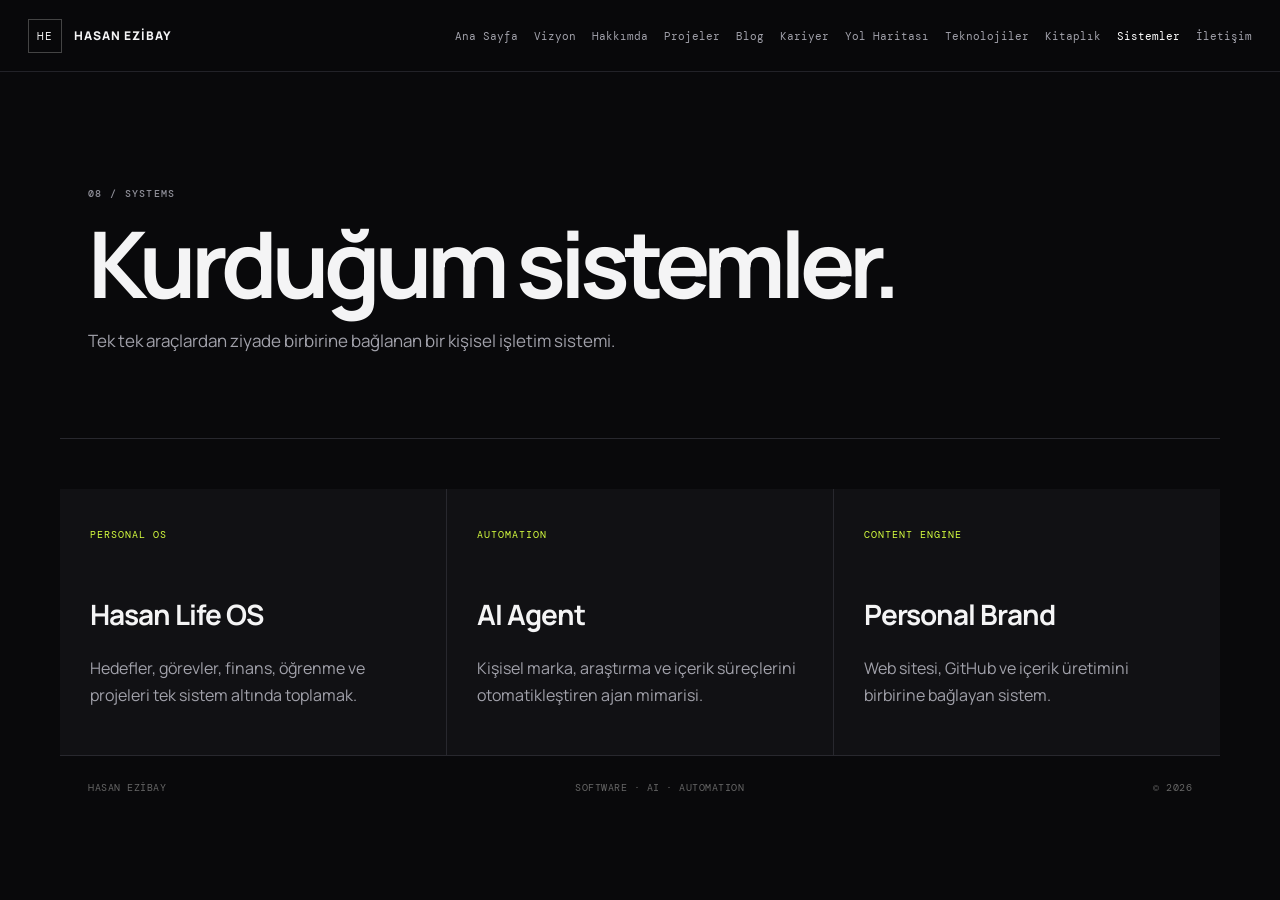
<file: systems.html>
<!doctype html>
<html lang="tr">
<head>
<meta charset="utf-8">
<meta name="viewport" content="width=device-width,initial-scale=1">
<meta name="description" content="Hasan Ezibay — yazılım, yapay zekâ, otomasyon ve ürün geliştirme.">
<title>Sistemler | Hasan Ezibay</title>
<link rel="preconnect" href="https://fonts.googleapis.com">
<link rel="preconnect" href="https://fonts.gstatic.com" crossorigin>
<link href="https://fonts.googleapis.com/css2?family=DM+Mono:wght@400;500&family=Manrope:wght@400;500;600;700;800&display=swap" rel="stylesheet">
<link rel="stylesheet" href="style.css">
</head>
<body>
<header class="site-header">
  <a class="brand" href="index.html"><span>HE</span> HASAN EZİBAY</a>
  <button class="menu-btn" aria-label="Menüyü aç/kapat">☰</button>
  <nav class="nav">
    <a href="index.html">Ana Sayfa</a><a href="vision.html">Vizyon</a>
    <a href="about.html">Hakkımda</a>
    <a href="projects.html">Projeler</a>
    <a href="blog.html">Blog</a>
    <a href="career.html">Kariyer</a>
    <a href="roadmap.html">Yol Haritası</a>
    <a href="tech.html">Teknolojiler</a>
    <a href="books.html">Kitaplık</a>
    <a href="systems.html">Sistemler</a>
    <a href="contact.html">İletişim</a>
  </nav>
</header>
<main>
<section class="page-head"><div class="eyebrow">08 / SYSTEMS</div><h1>Kurduğum sistemler.</h1><p>Tek tek araçlardan ziyade birbirine bağlanan bir kişisel işletim sistemi.</p></section>
<section class="cards three">
<article class="card"><span>PERSONAL OS</span><h2>Hasan Life OS</h2><p>Hedefler, görevler, finans, öğrenme ve projeleri tek sistem altında toplamak.</p></article>
<article class="card"><span>AUTOMATION</span><h2>AI Agent</h2><p>Kişisel marka, araştırma ve içerik süreçlerini otomatikleştiren ajan mimarisi.</p></article>
<article class="card"><span>CONTENT ENGINE</span><h2>Personal Brand</h2><p>Web sitesi, GitHub ve içerik üretimini birbirine bağlayan sistem.</p></article>
</section>
</main>
<footer class="footer">
  <div>HASAN EZİBAY</div>
  <div>SOFTWARE · AI · AUTOMATION</div>
  <div>© <span id="year"></span></div>
</footer>
<script src="script.js"></script>
</body>
</html>
</file>
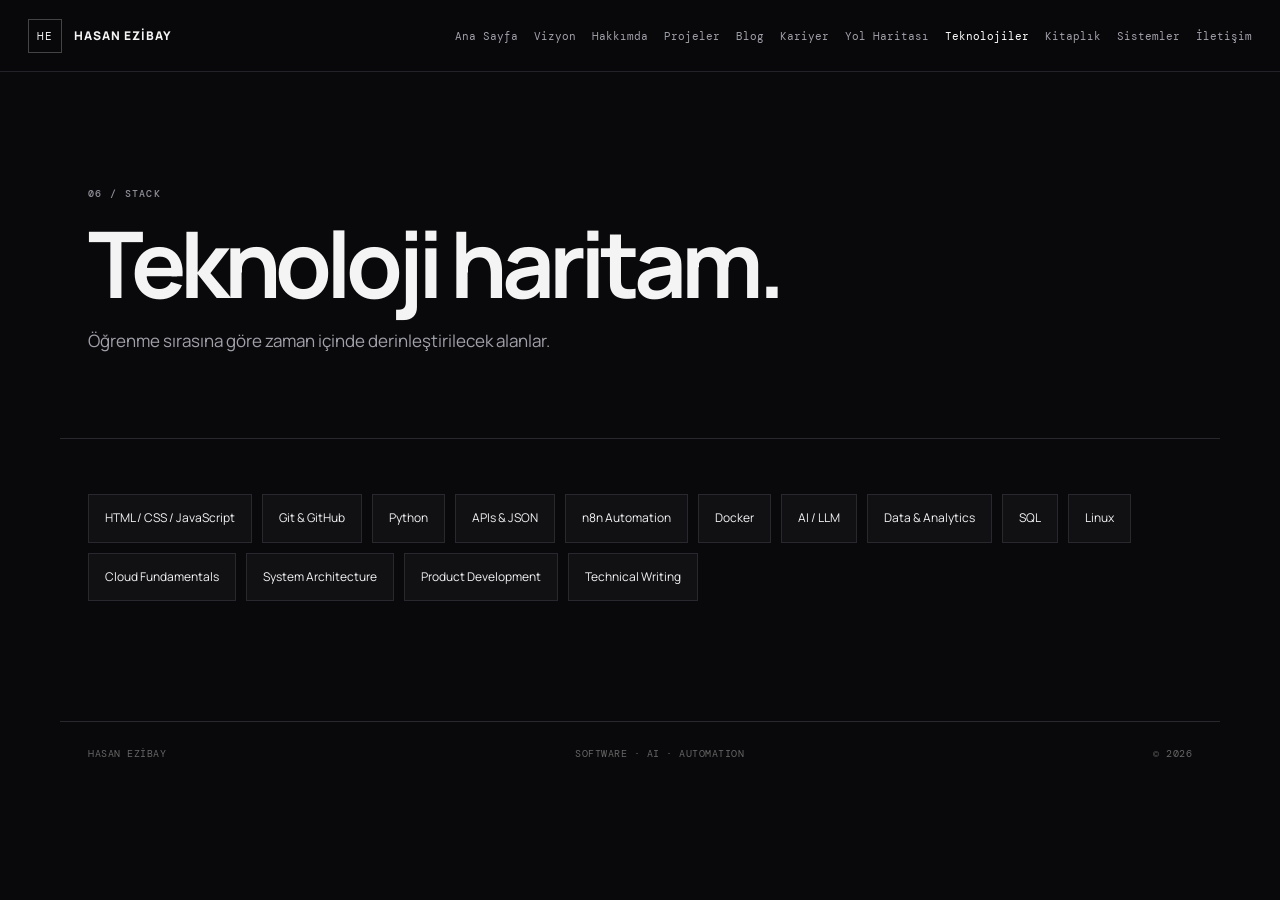
<file: tech.html>
<!doctype html>
<html lang="tr">
<head>
<meta charset="utf-8">
<meta name="viewport" content="width=device-width,initial-scale=1">
<meta name="description" content="Hasan Ezibay — yazılım, yapay zekâ, otomasyon ve ürün geliştirme.">
<title>Teknolojiler | Hasan Ezibay</title>
<link rel="preconnect" href="https://fonts.googleapis.com">
<link rel="preconnect" href="https://fonts.gstatic.com" crossorigin>
<link href="https://fonts.googleapis.com/css2?family=DM+Mono:wght@400;500&family=Manrope:wght@400;500;600;700;800&display=swap" rel="stylesheet">
<link rel="stylesheet" href="style.css">
</head>
<body>
<header class="site-header">
  <a class="brand" href="index.html"><span>HE</span> HASAN EZİBAY</a>
  <button class="menu-btn" aria-label="Menüyü aç/kapat">☰</button>
  <nav class="nav">
    <a href="index.html">Ana Sayfa</a><a href="vision.html">Vizyon</a>
    <a href="about.html">Hakkımda</a>
    <a href="projects.html">Projeler</a>
    <a href="blog.html">Blog</a>
    <a href="career.html">Kariyer</a>
    <a href="roadmap.html">Yol Haritası</a>
    <a href="tech.html">Teknolojiler</a>
    <a href="books.html">Kitaplık</a>
    <a href="systems.html">Sistemler</a>
    <a href="contact.html">İletişim</a>
  </nav>
</header>
<main>
<section class="page-head"><div class="eyebrow">06 / STACK</div><h1>Teknoloji haritam.</h1><p>Öğrenme sırasına göre zaman içinde derinleştirilecek alanlar.</p></section>
<div class="tags"><span>HTML / CSS / JavaScript</span><span>Git & GitHub</span><span>Python</span><span>APIs & JSON</span><span>n8n Automation</span><span>Docker</span><span>AI / LLM</span><span>Data & Analytics</span><span>SQL</span><span>Linux</span><span>Cloud Fundamentals</span><span>System Architecture</span><span>Product Development</span><span>Technical Writing</span></div>
</main>
<footer class="footer">
  <div>HASAN EZİBAY</div>
  <div>SOFTWARE · AI · AUTOMATION</div>
  <div>© <span id="year"></span></div>
</footer>
<script src="script.js"></script>
</body>
</html>
</file>
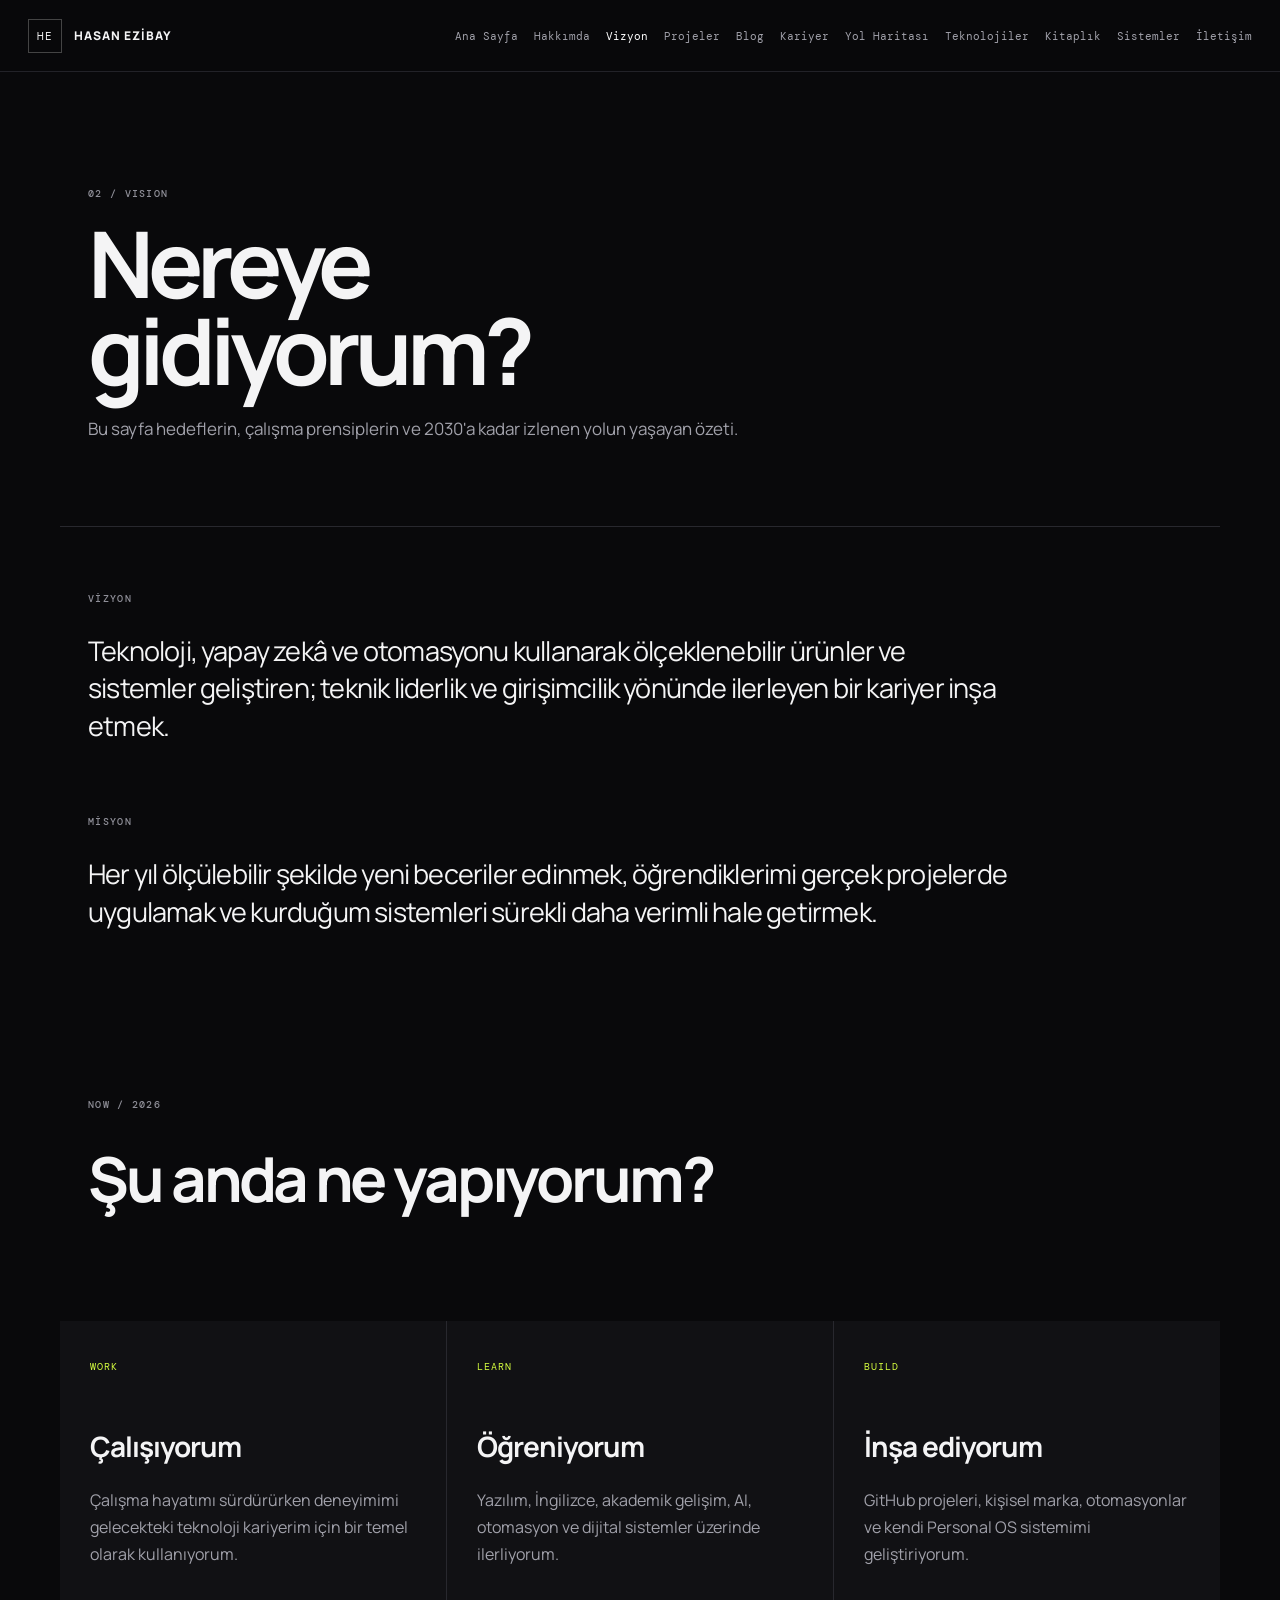
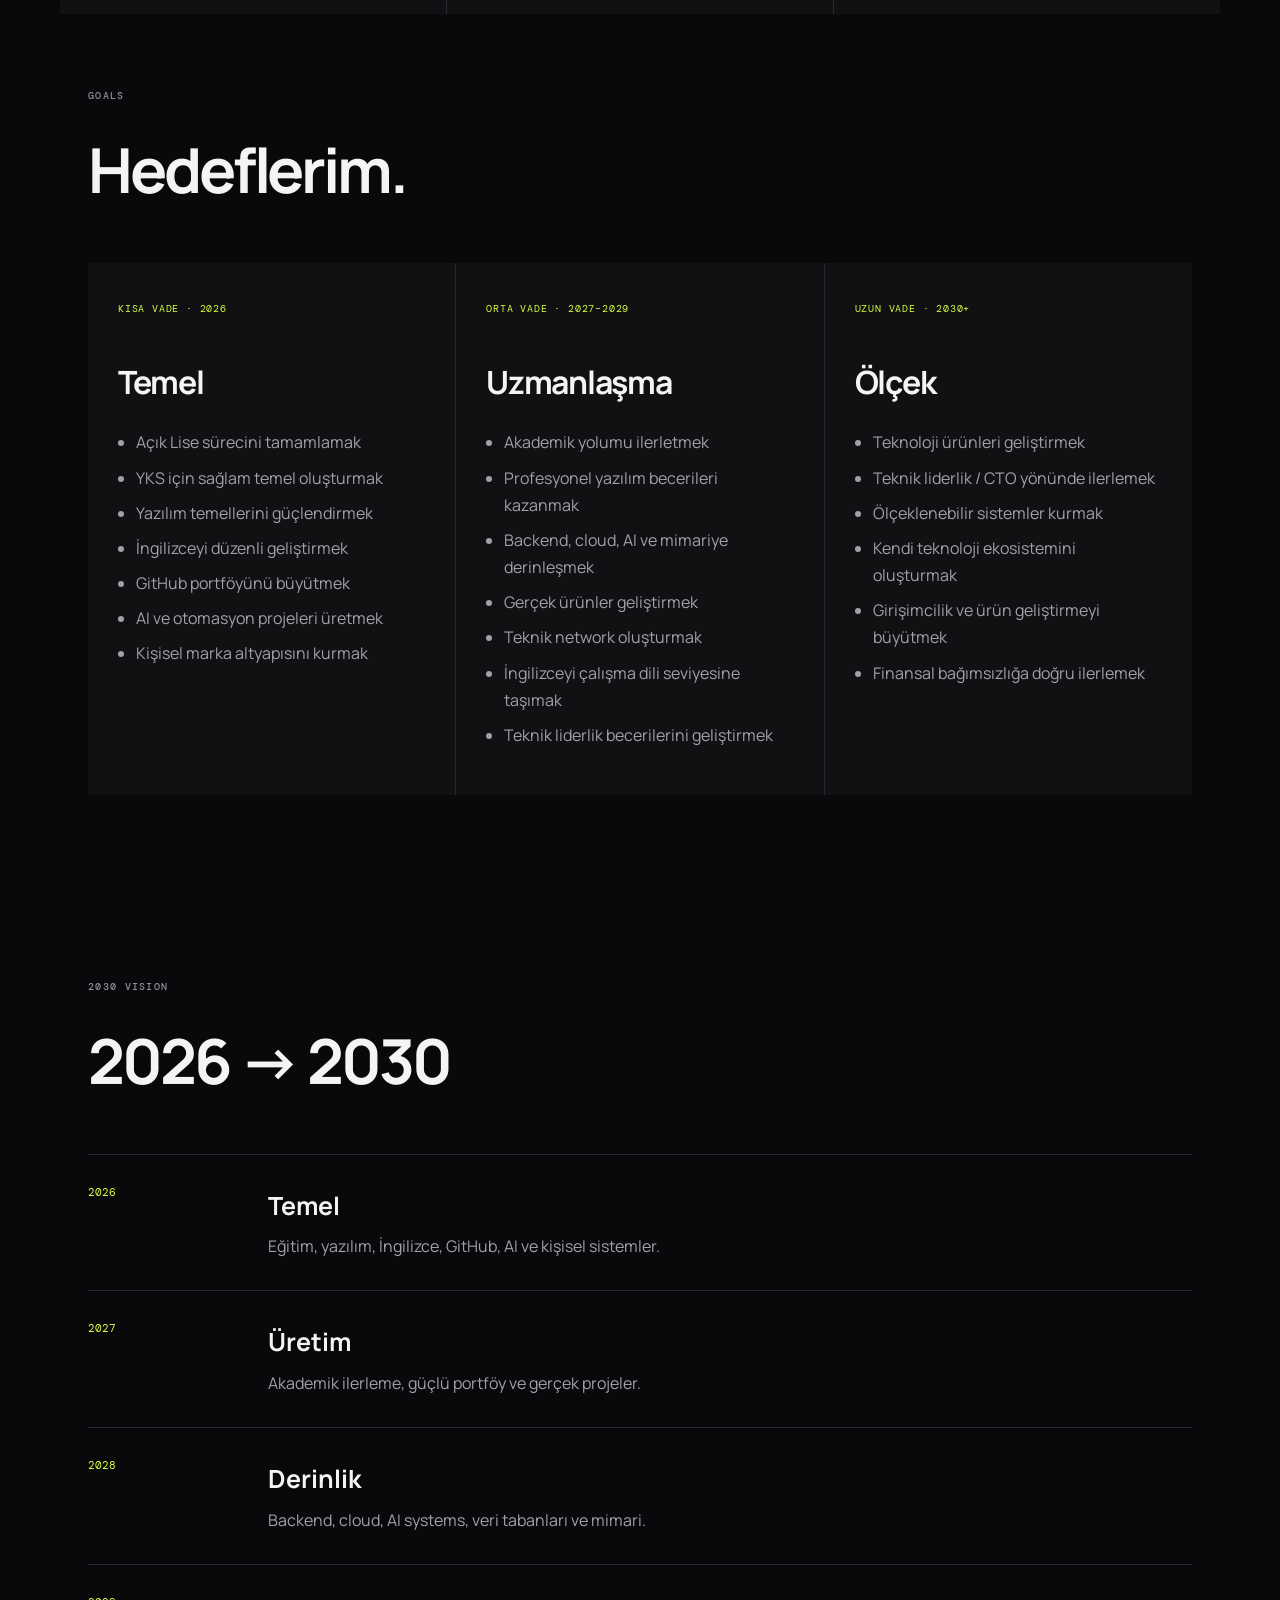
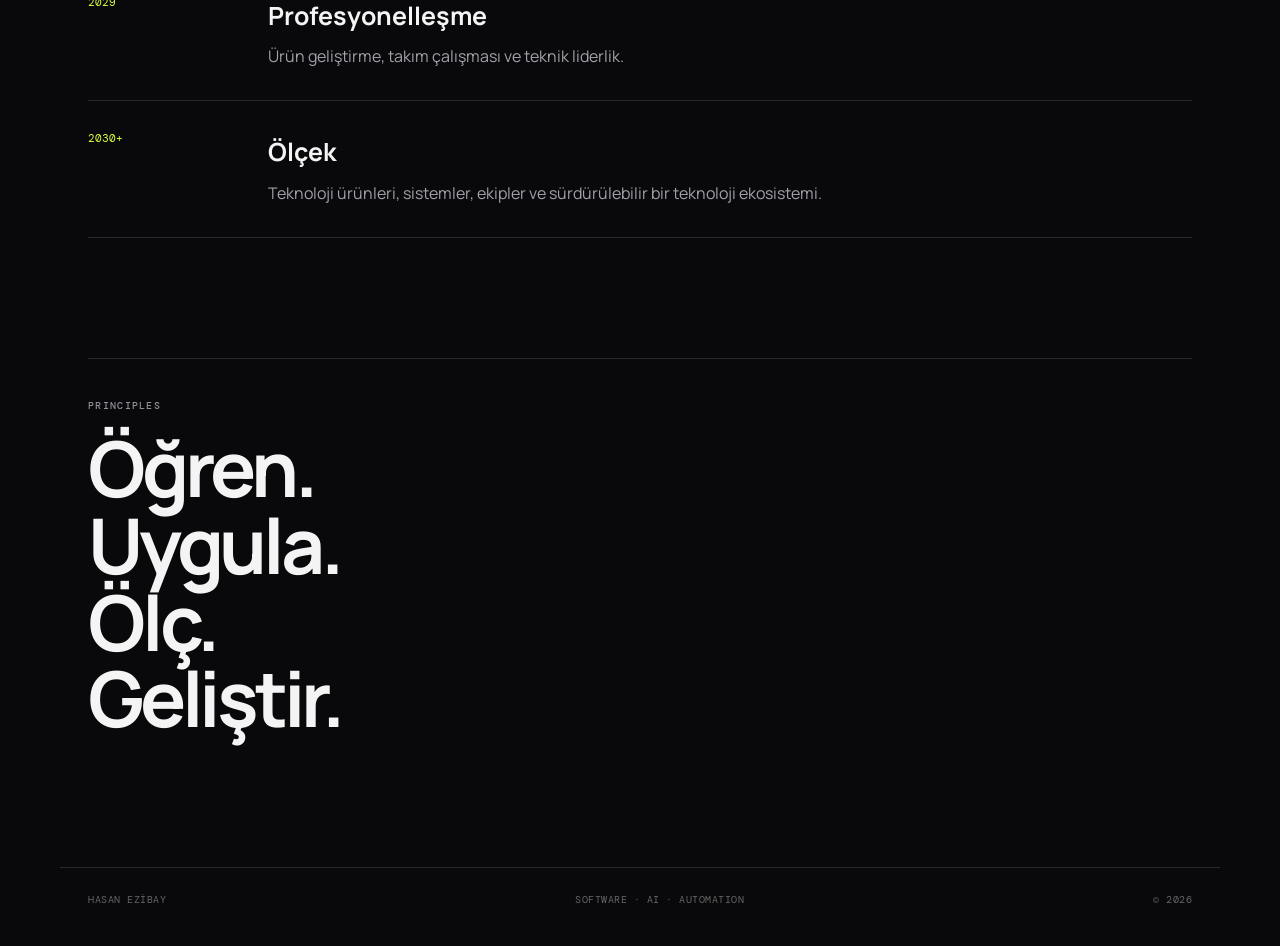
<file: vision.html>
<!doctype html>
<html lang="tr">
<head>
<meta charset="utf-8"><meta name="viewport" content="width=device-width,initial-scale=1">
<meta name="description" content="Hasan Ezibay — vizyon, misyon, hedefler ve 2030 yol haritası.">
<title>Vizyon & Hedefler | Hasan Ezibay</title>
<link rel="preconnect" href="https://fonts.googleapis.com"><link rel="preconnect" href="https://fonts.gstatic.com" crossorigin>
<link href="https://fonts.googleapis.com/css2?family=DM+Mono:wght@400;500&family=Manrope:wght@400;500;600;700;800&display=swap" rel="stylesheet">
<link rel="stylesheet" href="style.css">
</head>
<body>
<header class="site-header">
<a class="brand" href="index.html"><span>HE</span> HASAN EZİBAY</a>
<button class="menu-btn" aria-label="Menüyü aç/kapat">☰</button>
<nav class="nav">
<a href="index.html">Ana Sayfa</a><a href="about.html">Hakkımda</a><a href="vision.html">Vizyon</a>
<a href="projects.html">Projeler</a><a href="blog.html">Blog</a><a href="career.html">Kariyer</a>
<a href="roadmap.html">Yol Haritası</a><a href="tech.html">Teknolojiler</a><a href="books.html">Kitaplık</a>
<a href="systems.html">Sistemler</a><a href="contact.html">İletişim</a>
</nav></header>

<main>
<section class="page-head"><div class="eyebrow">02 / VISION</div>
<h1>Nereye<br>gidiyorum?</h1>
<p>Bu sayfa hedeflerin, çalışma prensiplerin ve 2030'a kadar izlenen yolun yaşayan özeti.</p></section>

<section class="prose">
<div class="eyebrow">VİZYON</div>
<p class="lead">Teknoloji, yapay zekâ ve otomasyonu kullanarak ölçeklenebilir ürünler ve sistemler geliştiren; teknik liderlik ve girişimcilik yönünde ilerleyen bir kariyer inşa etmek.</p>

<div class="eyebrow" style="margin-top:70px">MİSYON</div>
<p class="lead">Her yıl ölçülebilir şekilde yeni beceriler edinmek, öğrendiklerimi gerçek projelerde uygulamak ve kurduğum sistemleri sürekli daha verimli hale getirmek.</p>
</section>

<section class="page-head compact"><div class="eyebrow">NOW / 2026</div>
<h2>Şu anda ne yapıyorum?</h2></section>
<section class="cards three">
<article class="card"><span>WORK</span><h2>Çalışıyorum</h2><p>Çalışma hayatımı sürdürürken deneyimimi gelecekteki teknoloji kariyerim için bir temel olarak kullanıyorum.</p></article>
<article class="card"><span>LEARN</span><h2>Öğreniyorum</h2><p>Yazılım, İngilizce, akademik gelişim, AI, otomasyon ve dijital sistemler üzerinde ilerliyorum.</p></article>
<article class="card"><span>BUILD</span><h2>İnşa ediyorum</h2><p>GitHub projeleri, kişisel marka, otomasyonlar ve kendi Personal OS sistemimi geliştiriyorum.</p></article>
</section>

<section class="page-head compact"><div class="eyebrow">GOALS</div><h2>Hedeflerim.</h2></section>
<section class="goal-columns">
<div><span>KISA VADE · 2026</span><h2>Temel</h2><ul>
<li>Açık Lise sürecini tamamlamak</li><li>YKS için sağlam temel oluşturmak</li><li>Yazılım temellerini güçlendirmek</li><li>İngilizceyi düzenli geliştirmek</li><li>GitHub portföyünü büyütmek</li><li>AI ve otomasyon projeleri üretmek</li><li>Kişisel marka altyapısını kurmak</li></ul></div>
<div><span>ORTA VADE · 2027–2029</span><h2>Uzmanlaşma</h2><ul>
<li>Akademik yolumu ilerletmek</li><li>Profesyonel yazılım becerileri kazanmak</li><li>Backend, cloud, AI ve mimariye derinleşmek</li><li>Gerçek ürünler geliştirmek</li><li>Teknik network oluşturmak</li><li>İngilizceyi çalışma dili seviyesine taşımak</li><li>Teknik liderlik becerilerini geliştirmek</li></ul></div>
<div><span>UZUN VADE · 2030+</span><h2>Ölçek</h2><ul>
<li>Teknoloji ürünleri geliştirmek</li><li>Teknik liderlik / CTO yönünde ilerlemek</li><li>Ölçeklenebilir sistemler kurmak</li><li>Kendi teknoloji ekosistemini oluşturmak</li><li>Girişimcilik ve ürün geliştirmeyi büyütmek</li><li>Finansal bağımsızlığa doğru ilerlemek</li></ul></div>
</section>

<section class="page-head compact"><div class="eyebrow">2030 VISION</div><h2>2026 → 2030</h2></section>
<section class="timeline">
<div><b>2026</b><section><h2>Temel</h2><p>Eğitim, yazılım, İngilizce, GitHub, AI ve kişisel sistemler.</p></section></div>
<div><b>2027</b><section><h2>Üretim</h2><p>Akademik ilerleme, güçlü portföy ve gerçek projeler.</p></section></div>
<div><b>2028</b><section><h2>Derinlik</h2><p>Backend, cloud, AI systems, veri tabanları ve mimari.</p></section></div>
<div><b>2029</b><section><h2>Profesyonelleşme</h2><p>Ürün geliştirme, takım çalışması ve teknik liderlik.</p></section></div>
<div><b>2030+</b><section><h2>Ölçek</h2><p>Teknoloji ürünleri, sistemler, ekipler ve sürdürülebilir bir teknoloji ekosistemi.</p></section></div>
</section>

<section class="cta"><div class="eyebrow">PRINCIPLES</div><h2>Öğren.<br>Uygula.<br>Ölç.<br>Geliştir.</h2></section>
</main>
<footer class="footer"><div>HASAN EZİBAY</div><div>SOFTWARE · AI · AUTOMATION</div><div>© <span id="year"></span></div></footer>
<script src="script.js"></script>
</body></html>
</file>
<file: style.css>
:root{--bg:#09090b;--surface:#111114;--surface2:#151519;--line:#28282e;--text:#f4f4f5;--muted:#a1a1aa;--accent:#d7ff3f;--max:1160px}*{box-sizing:border-box}html{scroll-behavior:smooth}body{margin:0;background:var(--bg);color:var(--text);font-family:Manrope,system-ui,sans-serif;line-height:1.7}a{color:inherit;text-decoration:none}.site-header{height:72px;position:sticky;top:0;z-index:50;background:#09090bdd;backdrop-filter:blur(16px);border-bottom:1px solid #222228;display:flex;align-items:center;justify-content:space-between;padding:0 28px}.brand{font-weight:800;letter-spacing:.08em;font-size:12px;white-space:nowrap}.brand span{display:inline-grid;place-items:center;width:34px;height:34px;border:1px solid #444;margin-right:9px;font:11px 'DM Mono'}.nav{display:flex;gap:16px;font:11px 'DM Mono';color:var(--muted);overflow:auto;white-space:nowrap}.nav a:hover,.nav a.active{color:#fff}.menu-btn{display:none;background:none;border:1px solid var(--line);color:#fff;padding:8px 10px}main{max-width:var(--max);margin:auto}.hero{padding:135px 28px 125px;min-height:690px}.eyebrow{font:500 10px 'DM Mono';letter-spacing:.13em;color:#8f8f98}.hero h1{font-size:clamp(54px,8vw,104px);line-height:.96;letter-spacing:-.065em;margin:24px 0 32px;max-width:1000px}.hero h1 em{color:var(--accent);font-style:normal}.hero-copy{max-width:680px;color:var(--muted);font-size:18px}.actions{display:flex;gap:10px;margin-top:34px;flex-wrap:wrap}.btn{display:inline-block;border:1px solid var(--line);padding:13px 19px;font-size:12px}.btn:hover{border-color:#666}.btn.primary{background:var(--accent);border-color:var(--accent);color:#080808;font-weight:800}.strip{display:grid;grid-template-columns:repeat(3,1fr);border-top:1px solid var(--line);border-bottom:1px solid var(--line)}.strip div{padding:25px 28px;border-right:1px solid var(--line)}.strip div:last-child{border-right:0}.strip span{color:var(--accent);font:10px 'DM Mono'}.strip b{display:block;margin-top:20px;font:11px 'DM Mono'}.strip p{margin:2px 0 0;color:var(--muted);font-size:12px}.home-grid{display:grid;grid-template-columns:repeat(3,1fr);gap:1px;background:var(--line);margin-top:90px}.home-grid article{background:var(--bg);padding:35px;min-height:270px}.home-grid h2{font-size:31px;letter-spacing:-.04em;margin:40px 0 8px}.home-grid p{color:var(--muted)}.home-grid a{font-size:12px}.cta{margin:100px 28px 130px;border-top:1px solid var(--line);padding-top:40px}.cta h2{font-size:clamp(42px,6vw,78px);line-height:1;letter-spacing:-.055em;margin:18px 0 35px}.page-head{padding:115px 28px 65px;border-bottom:1px solid var(--line)}.page-head h1{font-size:clamp(52px,8vw,92px);line-height:.95;letter-spacing:-.065em;margin:20px 0}.page-head p{max-width:650px;color:var(--muted);font-size:17px}.prose{padding:65px 28px;max-width:980px}.lead{font-size:27px;line-height:1.4;letter-spacing:-.03em}.prose>p:not(.lead){max-width:760px;color:var(--muted)}.cards{display:grid;grid-template-columns:repeat(2,1fr);gap:1px;background:var(--line);margin:0 28px 100px}.cards.three{grid-template-columns:repeat(3,1fr);margin:50px 0 0}.card{display:block;background:var(--surface);padding:30px;min-height:235px;transition:.2s}.card:hover{background:var(--surface2);transform:translateY(-2px)}.card span{color:var(--accent);font:10px 'DM Mono';letter-spacing:.1em}.card h2{font-size:28px;letter-spacing:-.035em;margin:45px 0 8px}.card p{color:var(--muted)}.card small{display:block;margin-top:28px;color:#777;font:10px 'DM Mono'}.timeline,.roadmap{margin:0 28px 120px;border-top:1px solid var(--line)}.timeline>div,.roadmap>div{display:grid;grid-template-columns:150px 1fr;gap:30px;padding:30px 0;border-bottom:1px solid var(--line)}.timeline b,.roadmap strong{color:var(--accent);font:11px 'DM Mono'}.timeline h2,.roadmap h2{margin:0 0 6px;font-size:25px}.timeline p,.roadmap p{margin:0;color:var(--muted)}.tags{display:flex;flex-wrap:wrap;gap:10px;padding:55px 28px 120px}.tags span{background:var(--surface);border:1px solid var(--line);padding:13px 16px;font-size:12px}.contact-box{display:flex;gap:10px;padding:65px 28px 150px;flex-wrap:wrap}.contact-box a{border:1px solid var(--line);padding:16px 22px}.contact-box a:hover{border-color:var(--accent);color:var(--accent)}.footer{max-width:var(--max);margin:auto;border-top:1px solid var(--line);padding:25px 28px 40px;display:flex;justify-content:space-between;color:#666;font:10px 'DM Mono';letter-spacing:.05em}.reveal{opacity:0;transform:translateY(15px);transition:.6s}.reveal.show{opacity:1;transform:none}@media(max-width:950px){.nav{max-width:57vw}.home-grid{grid-template-columns:1fr}.cards.three{grid-template-columns:1fr}.hero{min-height:auto}}@media(max-width:700px){.site-header{padding:0 16px}.menu-btn{display:block}.nav{display:none;position:absolute;left:0;right:0;top:72px;background:#09090b;border-bottom:1px solid var(--line);padding:18px 16px;flex-wrap:wrap;white-space:normal}.nav.open{display:flex}.nav a{padding:5px}.hero{padding:90px 18px 90px}.hero h1{font-size:55px}.hero-copy{font-size:16px}.strip{grid-template-columns:1fr}.strip div{border-right:0;border-bottom:1px solid var(--line)}.strip div:last-child{border-bottom:0}.page-head{padding:85px 18px 50px}.page-head h1{font-size:56px}.cards{grid-template-columns:1fr;margin:0 18px 80px}.prose{padding:45px 18px}.cards.three{margin:40px 0 0}.timeline,.roadmap{margin:0 18px 80px}.timeline>div,.roadmap>div{grid-template-columns:70px 1fr;gap:15px}.tags{padding:45px 18px 80px}.contact-box{padding:45px 18px 100px}.cta{margin:80px 18px 100px}.footer{margin:0 18px;padding-left:0;padding-right:0;gap:10px;flex-wrap:wrap}}
.page-head.compact{padding-top:75px;padding-bottom:40px;border-bottom:0}.page-head.compact h2{font-size:clamp(38px,5vw,62px);letter-spacing:-.05em;margin:15px 0 0}.goal-columns{display:grid;grid-template-columns:repeat(3,1fr);gap:1px;background:var(--line);margin:0 28px 110px}.goal-columns>div{background:var(--surface);padding:30px}.goal-columns span{color:var(--accent);font:10px 'DM Mono';letter-spacing:.08em}.goal-columns h2{font-size:32px;letter-spacing:-.04em;margin:35px 0 20px}.goal-columns ul{padding-left:18px;color:var(--muted)}.goal-columns li{margin:8px 0}@media(max-width:700px){.goal-columns{grid-template-columns:1fr;margin:0 18px 80px}}
</file>
